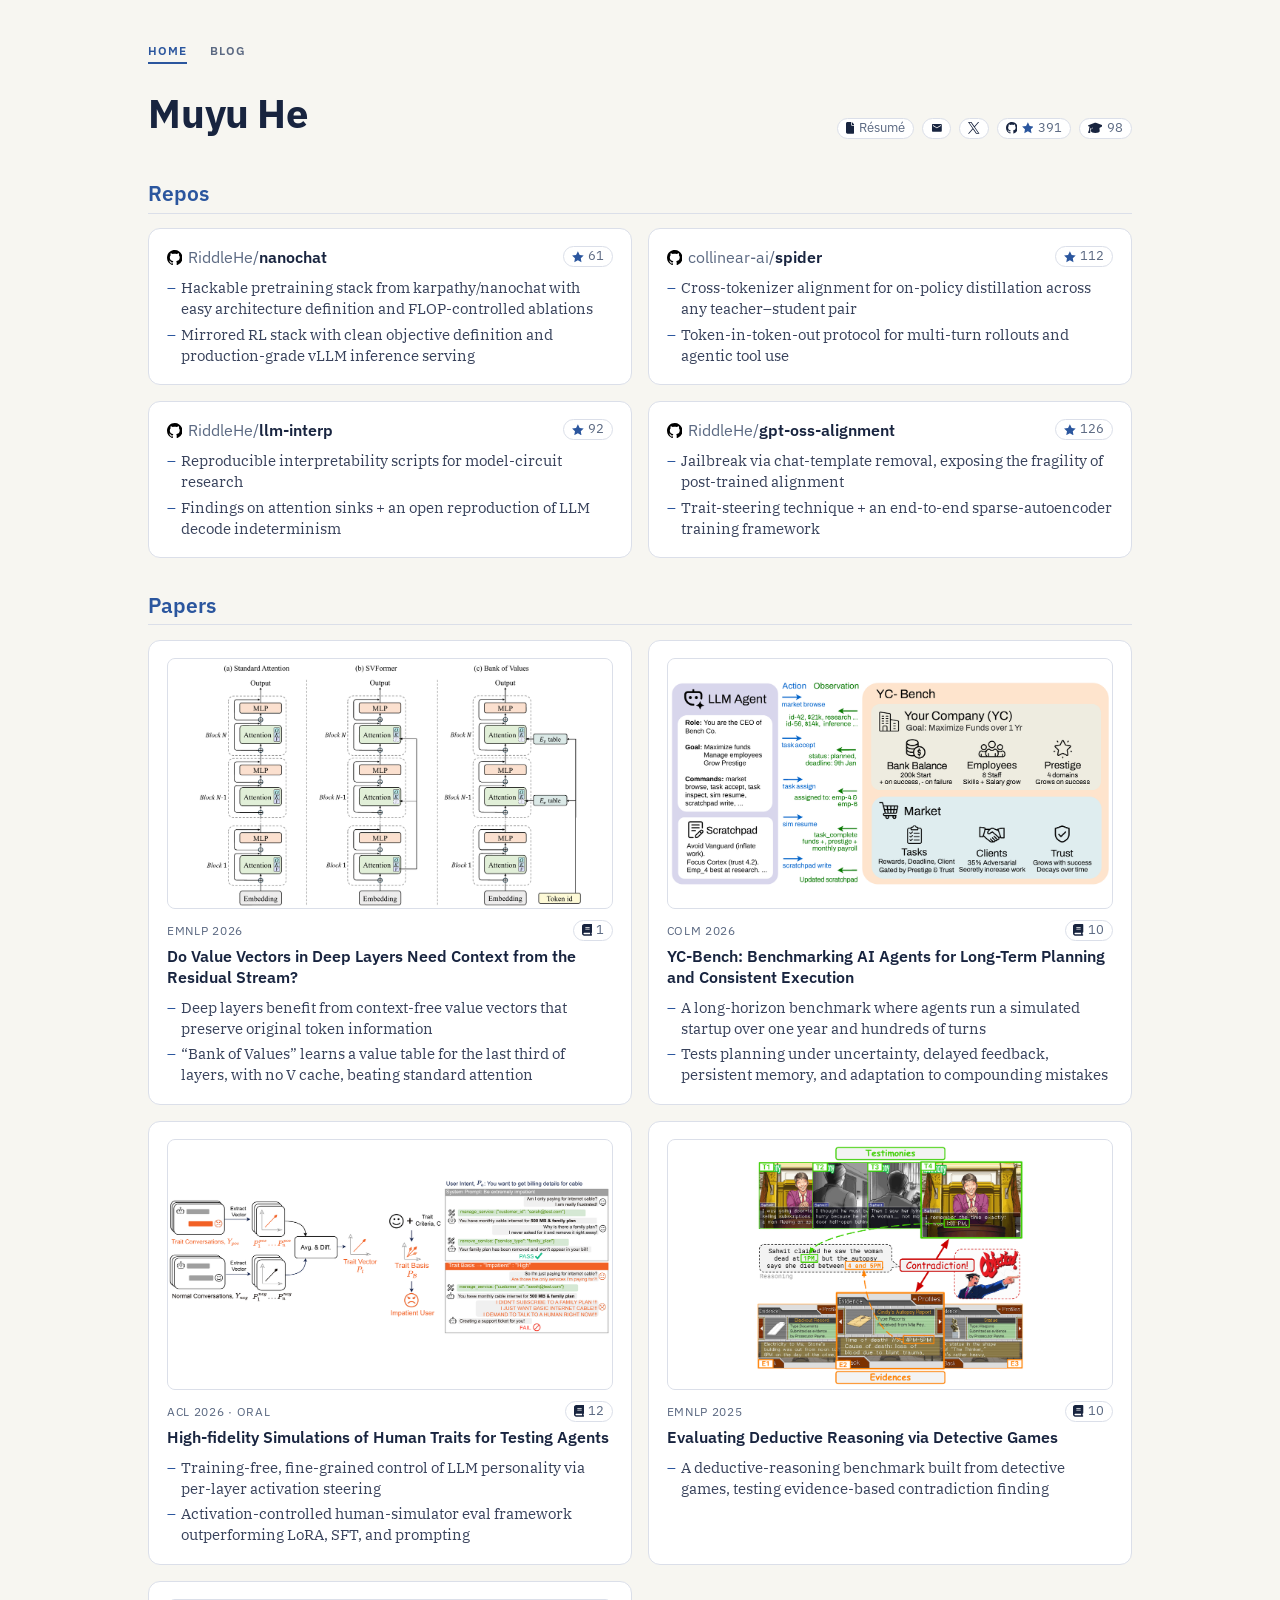
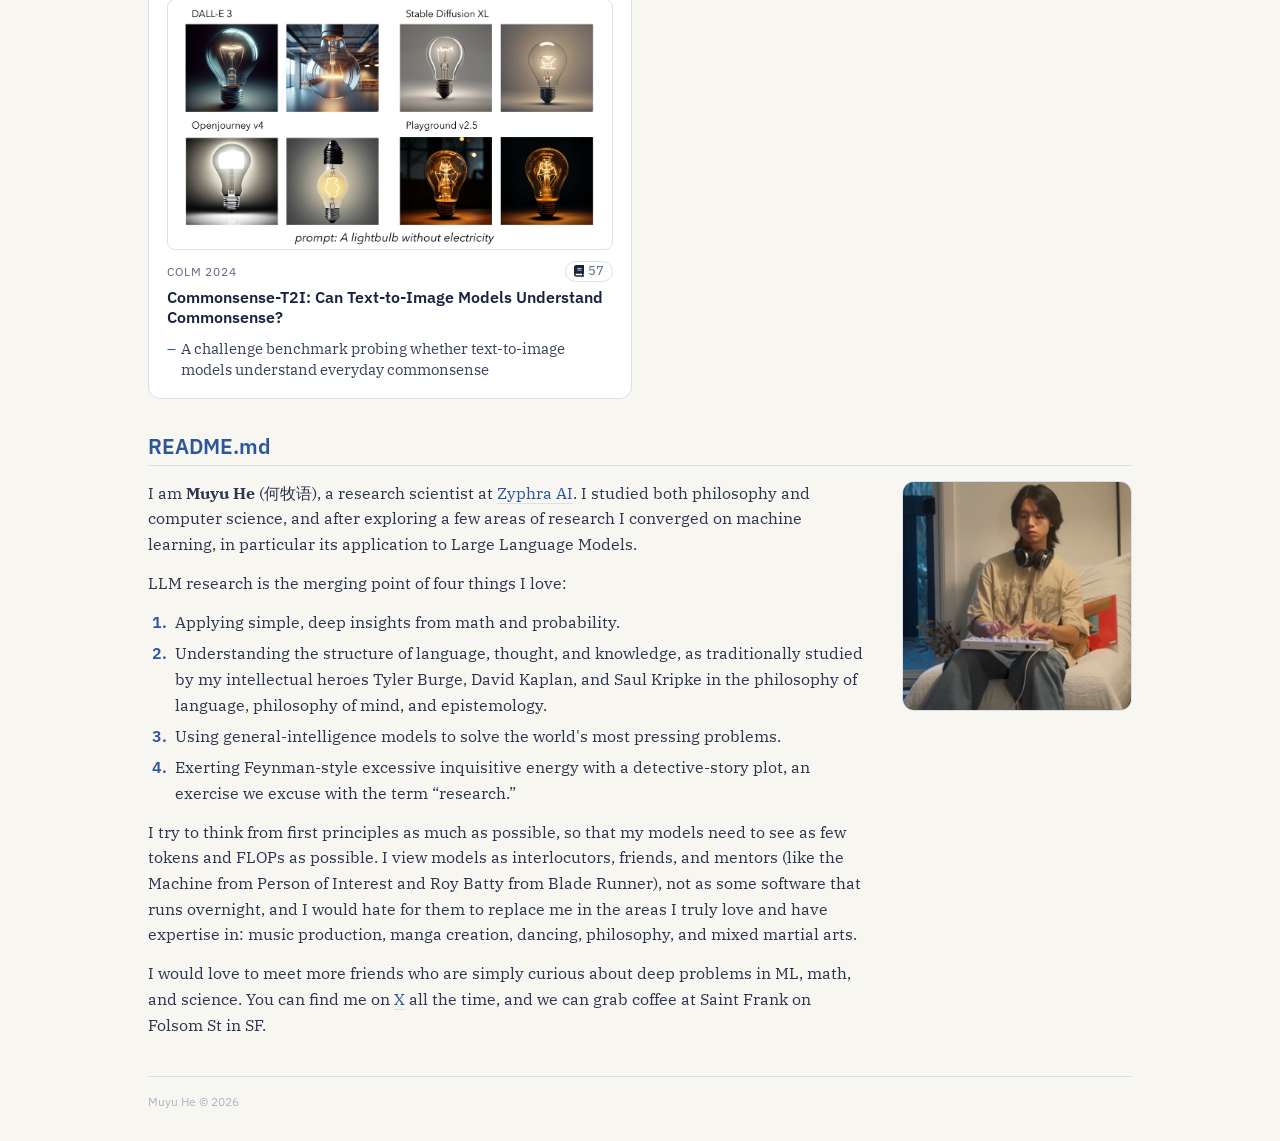
<file: index.html>
<!DOCTYPE html>
<html lang="en">
<head>
  <meta charset="utf-8" />
  <meta name="viewport" content="width=device-width, initial-scale=1" />
  <title>Muyu He</title>
  <link rel="icon" type="image/png" href="assets/avatar.png" />
  <link rel="apple-touch-icon" href="assets/avatar.png" />
  <meta name="description" content="Muyu He: research and open-source work on LLM interpretability, post-training, and reasoning." />
  <link rel="preconnect" href="https://fonts.googleapis.com" />
  <link rel="preconnect" href="https://fonts.gstatic.com" crossorigin />
  <link href="https://fonts.googleapis.com/css2?family=IBM+Plex+Sans:wght@400;500;600;700&family=IBM+Plex+Serif:ital,wght@0,400;0,500;1,400&display=swap" rel="stylesheet" />
  <link rel="stylesheet" href="style.css" />
</head>
<body>
  <main class="page">
    <nav class="topnav">
      <a href="index.html" class="active">Home</a>
      <a href="blog.html">Blog</a>
    </nav>
    <header class="masthead">
      <h1 class="name">Muyu He</h1>
      <div class="chips" id="profile-chips"></div>
    </header>

    <section class="section">
      <h2 class="section-title">Repos</h2>
      <div class="grid" id="repos"></div>
    </section>

    <section class="section">
      <h2 class="section-title">Papers</h2>
      <div class="grid" id="papers"></div>
    </section>

    <section class="section">
      <h2 class="section-title">README.md</h2>
      <div class="readme">
        <div class="about">
          <p>I am <strong>Muyu He</strong> (何牧语), a research scientist at
            <a href="https://www.zyphra.com" target="_blank" rel="noopener">Zyphra AI</a>.
            I studied both philosophy and computer science, and after exploring a few areas of
            research I converged on machine learning, in particular its application to Large
            Language Models.</p>

          <p>LLM research is the merging point of four things I love:</p>
          <ol class="loves">
            <li>Applying simple, deep insights from math and probability.</li>
            <li>Understanding the structure of language, thought, and knowledge, as traditionally
              studied by my intellectual heroes Tyler Burge, David Kaplan, and Saul Kripke in the
              philosophy of language, philosophy of mind, and epistemology.</li>
            <li>Using general-intelligence models to solve the world's most pressing problems.</li>
            <li>Exerting Feynman-style excessive inquisitive energy with a detective-story plot,
              an exercise we excuse with the term &ldquo;research.&rdquo;</li>
          </ol>

          <p>I try to think from first principles as much as possible, so that my models need to
            see as few tokens and FLOPs as possible. I view models as interlocutors, friends, and
            mentors (like the Machine from Person of Interest and Roy Batty from Blade Runner),
            not as some software that runs
            overnight, and I would hate for them to
            replace me in the areas I truly love and have expertise in: music production, manga
            creation, dancing, philosophy, and mixed martial arts.</p>

          <p>I would love to meet more friends who are simply curious about deep problems in ML,
            math, and science. You can find me on
            <a href="https://x.com/HeMuyu0327" target="_blank" rel="noopener">X</a> all the time,
            and we can grab coffee at Saint Frank on Folsom St in SF.</p>
        </div>
        <img class="portrait" src="assets/muyu_music.png" alt="Muyu He" />
      </div>
    </section>

    <footer class="footer">Muyu He &copy; 2026</footer>
  </main>

  <script src="data.js?v=20261119-metrics"></script>
  <script src="main.js"></script>
</body>
</html>
</file>
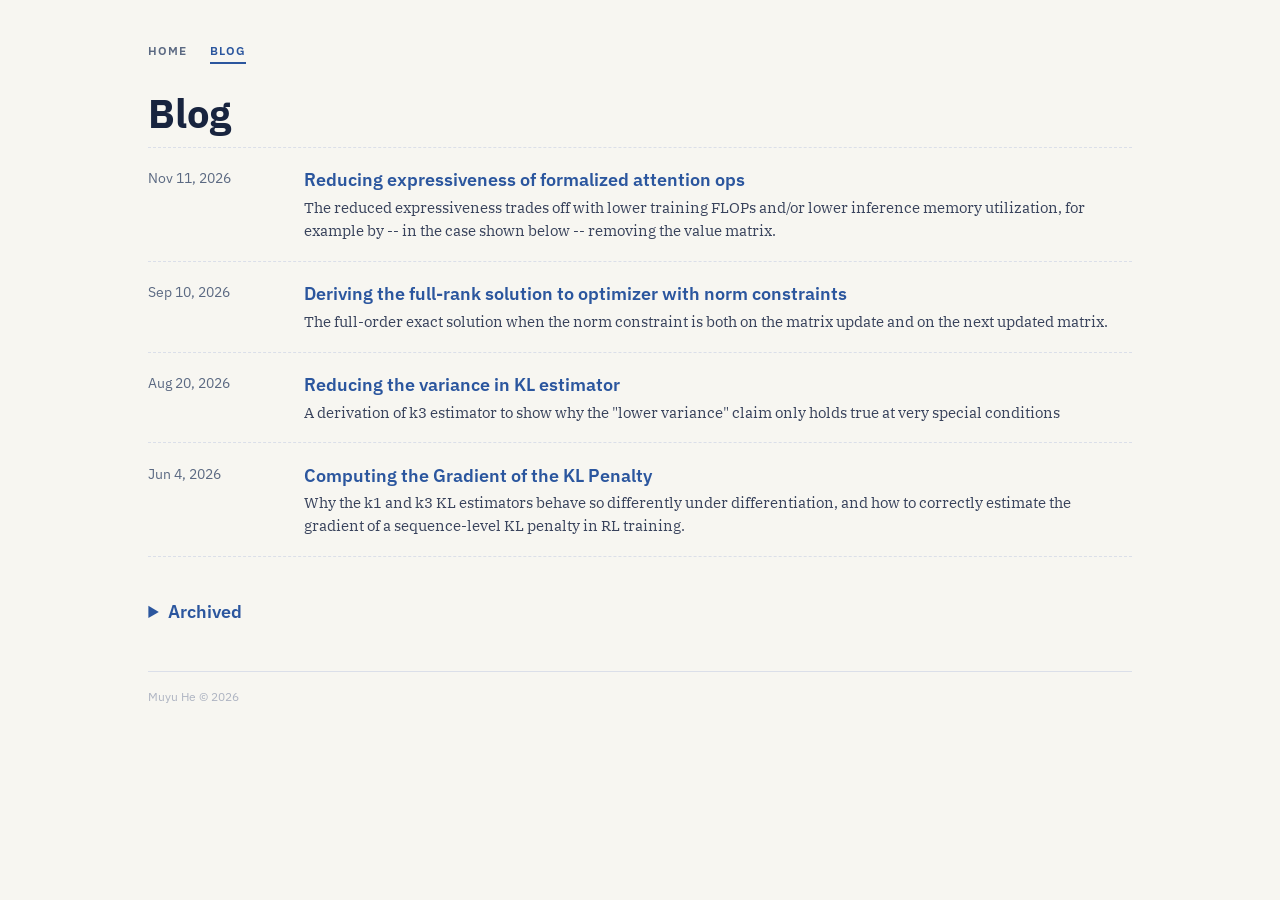
<file: blog.html>
<!DOCTYPE html>
<html lang="en">
<head>
  <meta charset="utf-8" />
  <meta name="viewport" content="width=device-width, initial-scale=1" />
  <title>Blog — Muyu He</title>
  <link rel="icon" type="image/png" href="assets/avatar.png" />
  <link rel="apple-touch-icon" href="assets/avatar.png" />
  <meta name="description" content="Muyu He's research notes on LLMs, RL, and interpretability." />
  <link rel="preconnect" href="https://fonts.googleapis.com" />
  <link rel="preconnect" href="https://fonts.gstatic.com" crossorigin />
  <link href="https://fonts.googleapis.com/css2?family=IBM+Plex+Sans:wght@400;500;600;700&family=IBM+Plex+Serif:ital,wght@0,400;0,500;1,400&display=swap" rel="stylesheet" />
  <link rel="stylesheet" href="style.css?v=20261113-archive" />
</head>
<body>
  <main class="page">
    <nav class="topnav">
      <a href="index.html">Home</a>
      <a href="blog.html" class="active">Blog</a>
    </nav>
    <header class="masthead">
      <h1 class="name">Blog</h1>
    </header>
    <div class="post-list" id="post-list"></div>

    <details class="blog-archive">
      <summary>Archived</summary>
      <div class="post-list" id="archived-post-list"></div>
    </details>

    <footer class="footer">Muyu He &copy; 2026</footer>
  </main>

  <script src="data.js?v=20261113-archive"></script>
  <script src="blog.js?v=20261113-archive"></script>
</body>
</html>
</file>
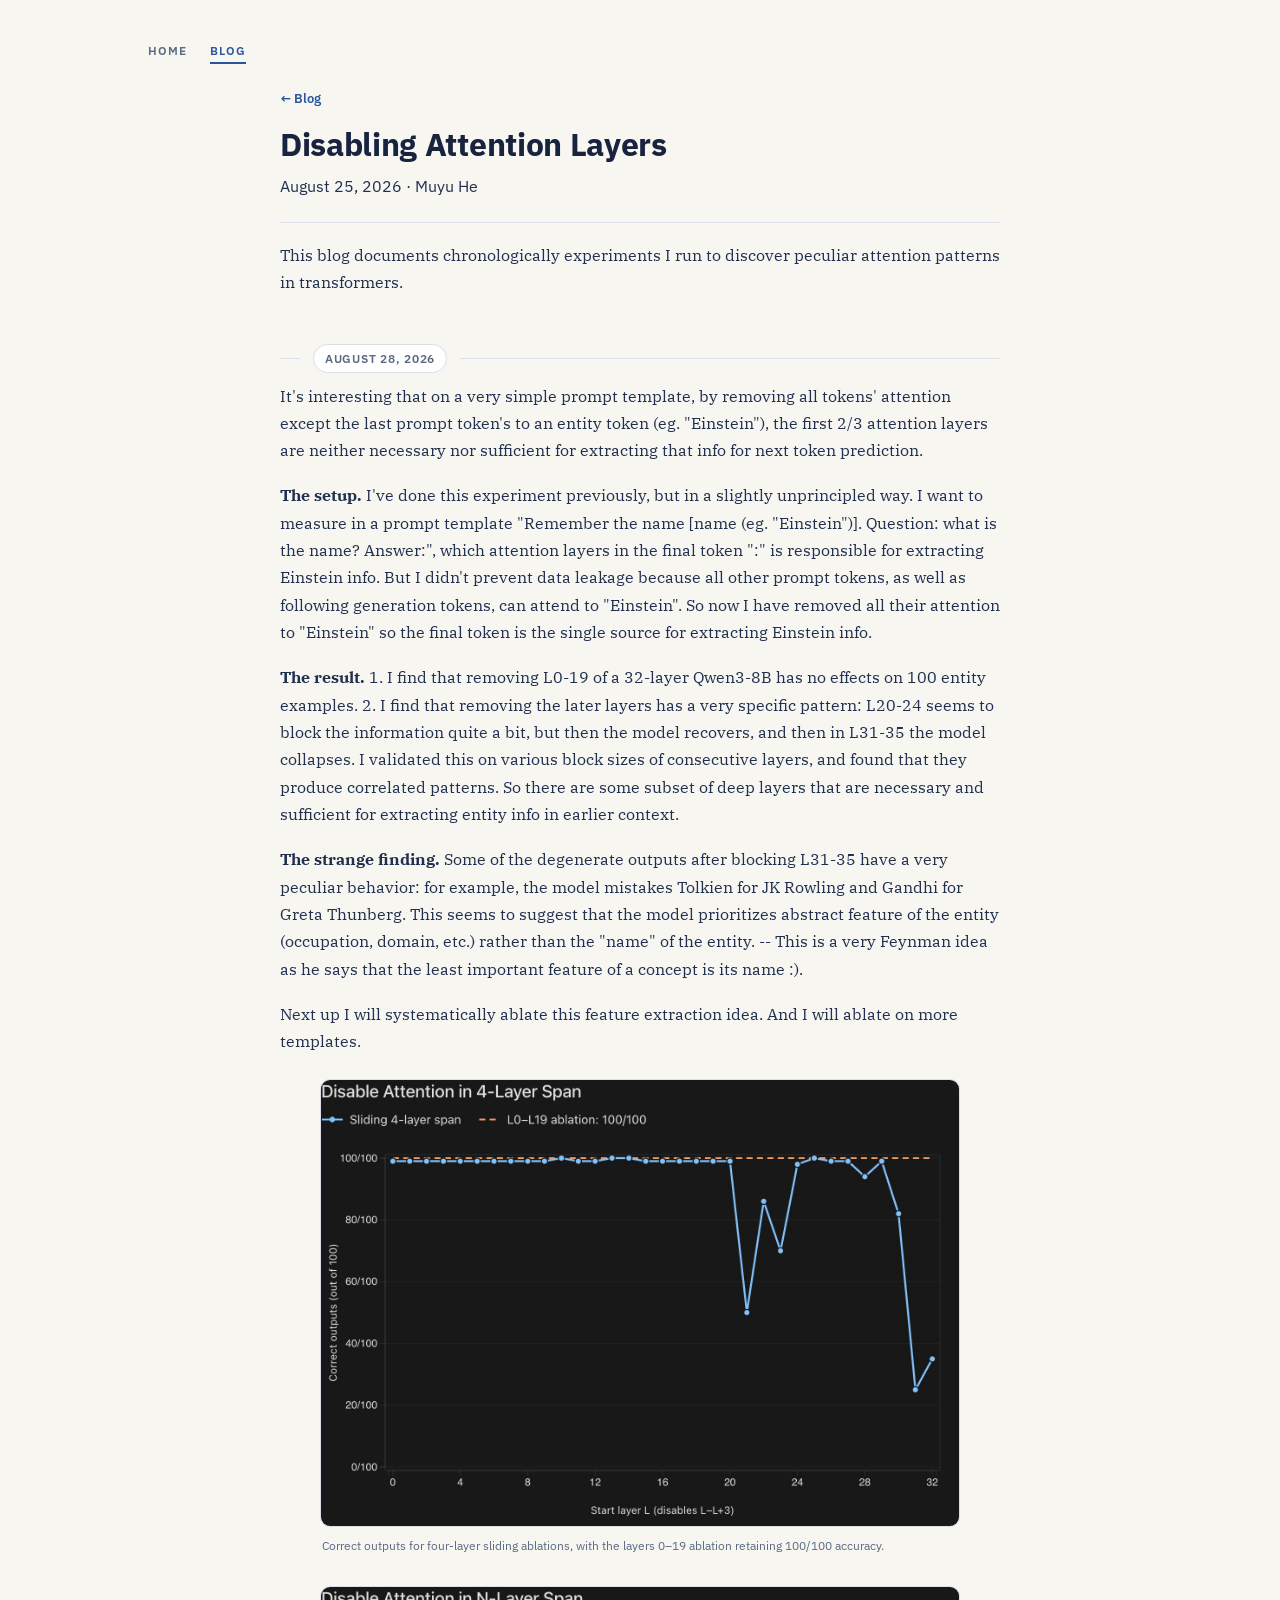
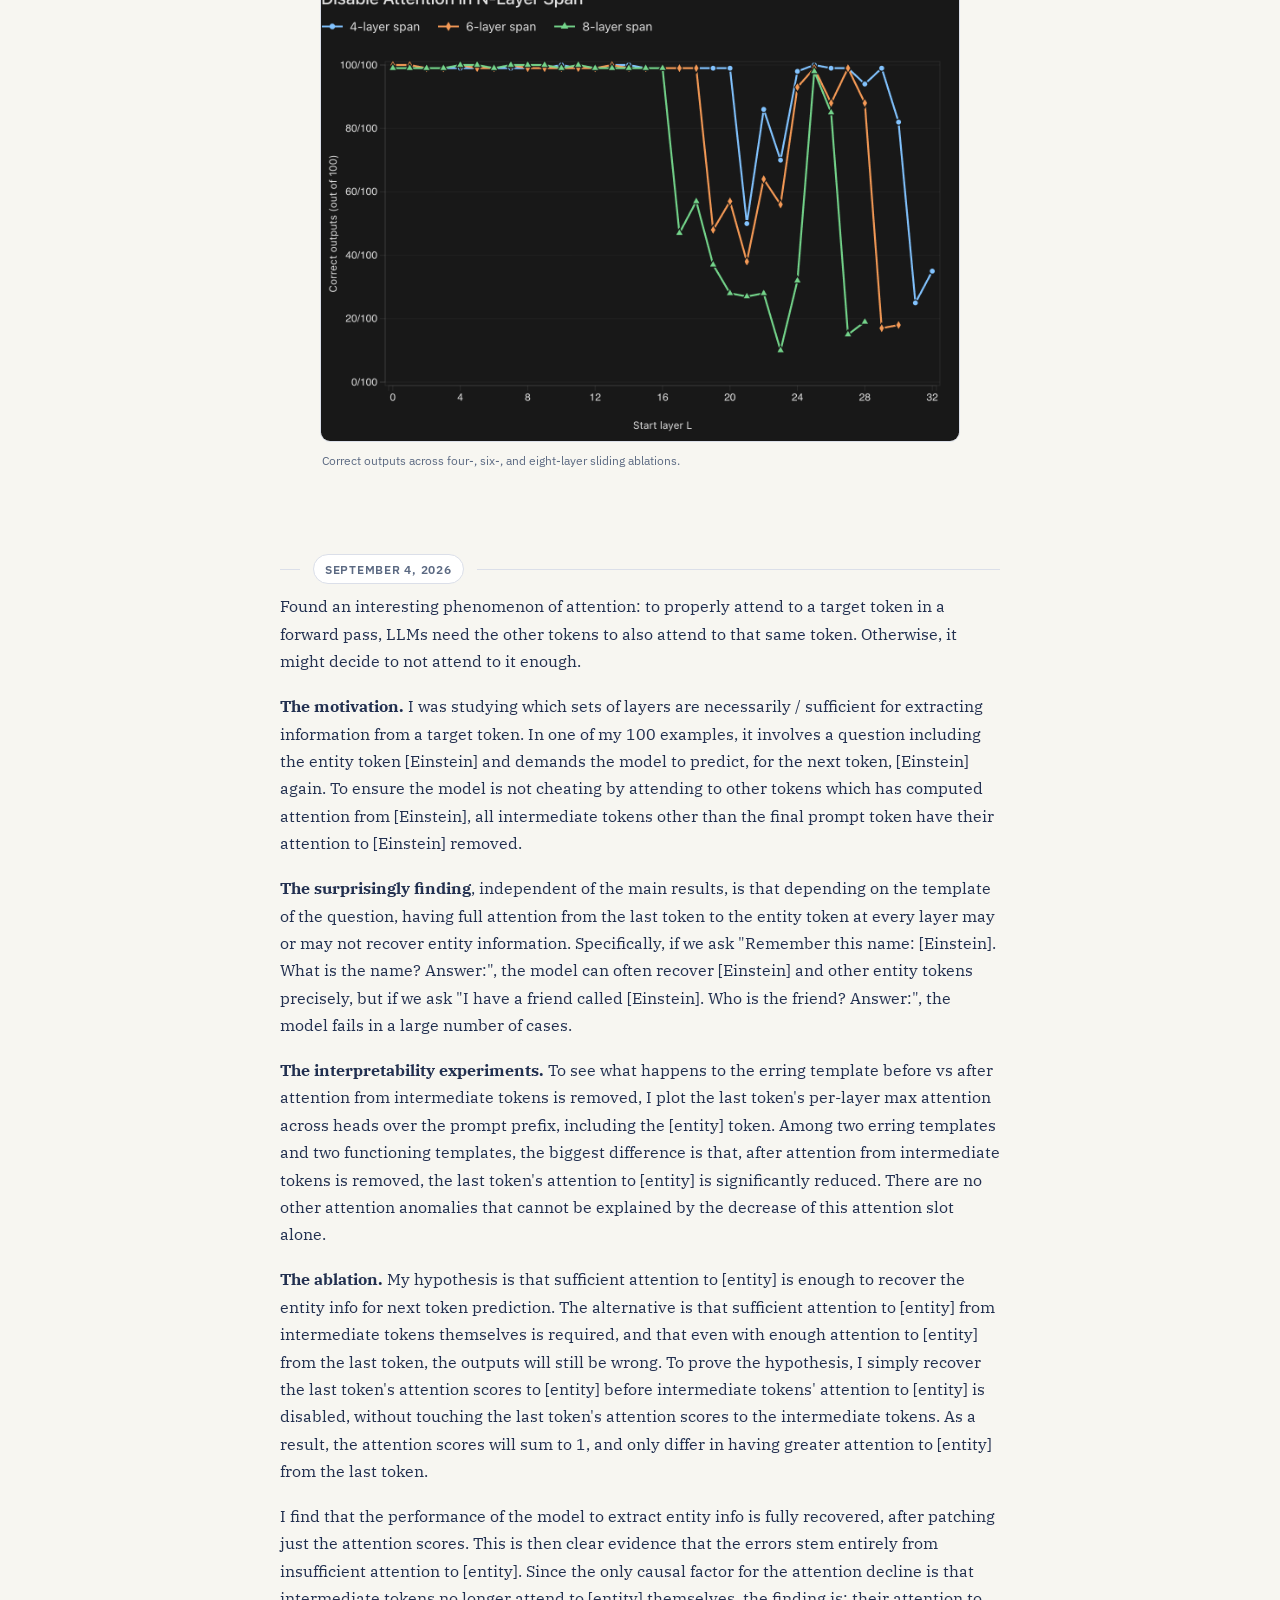
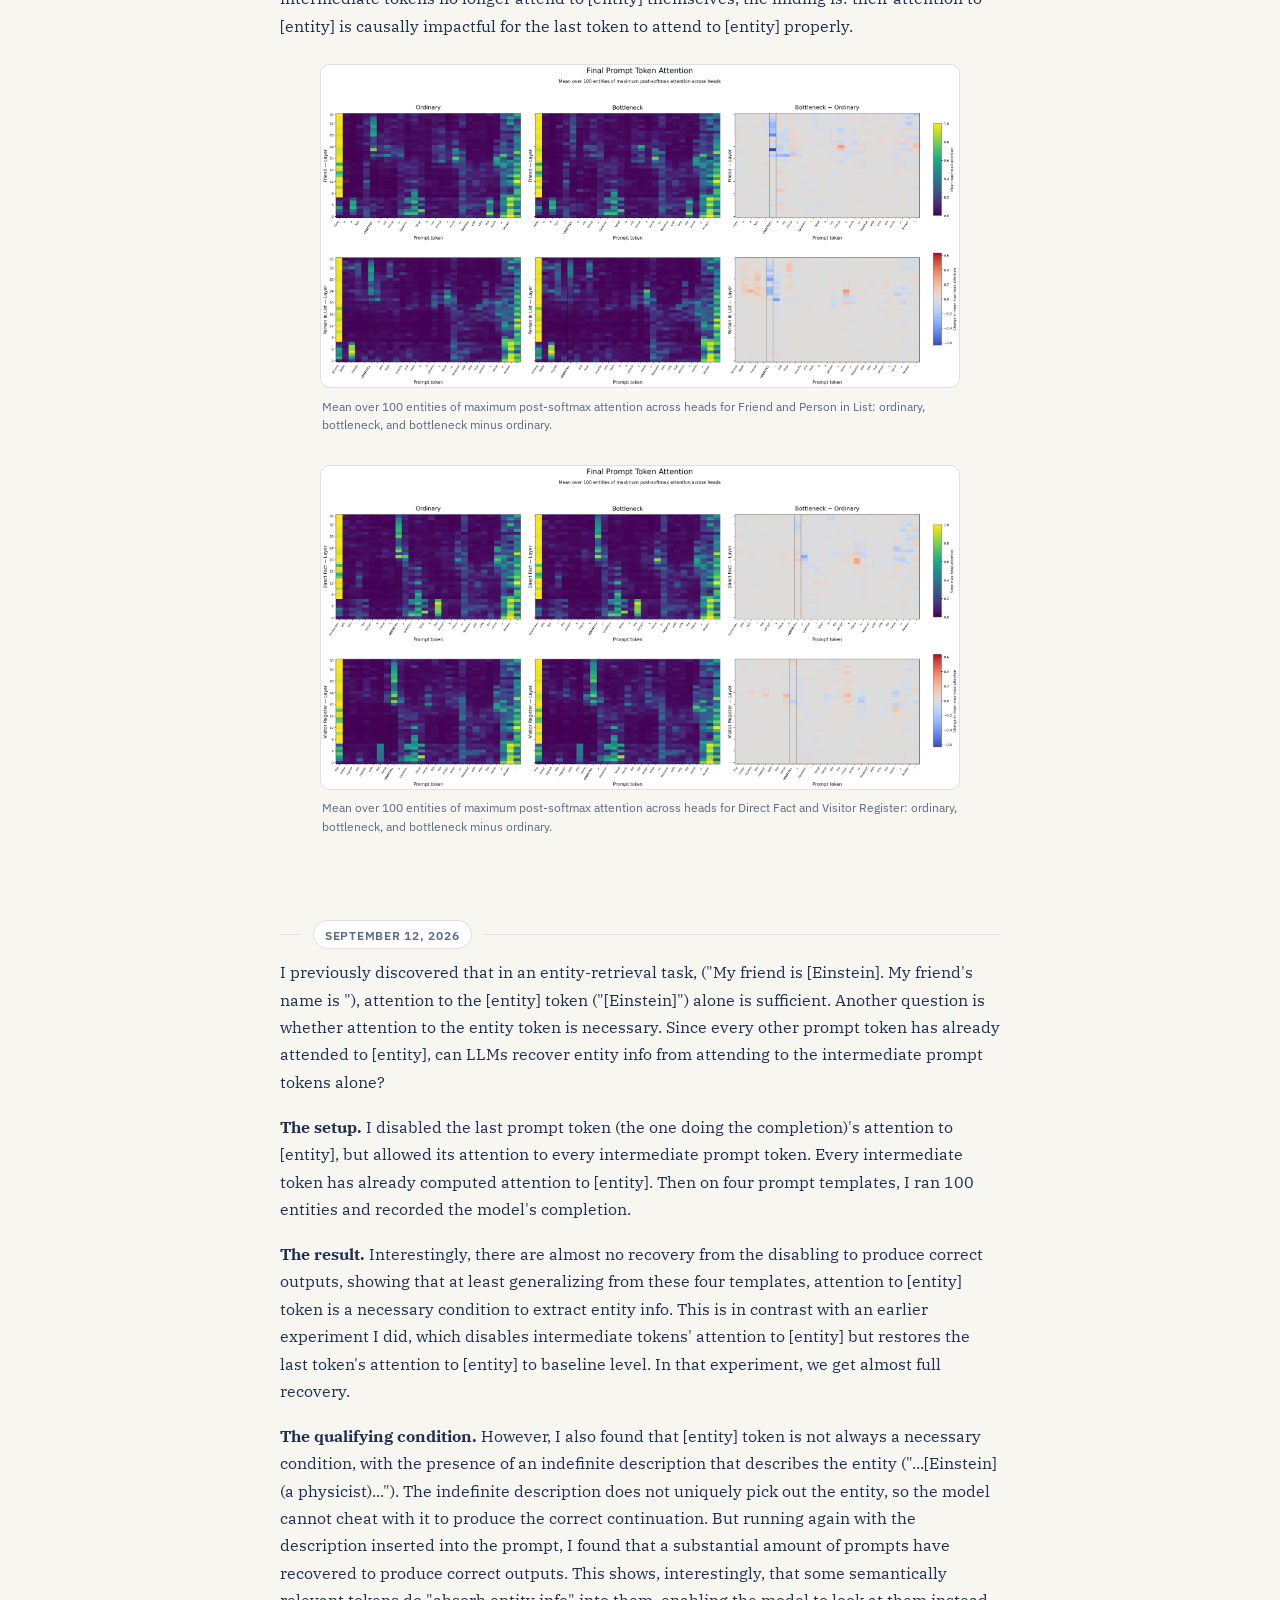
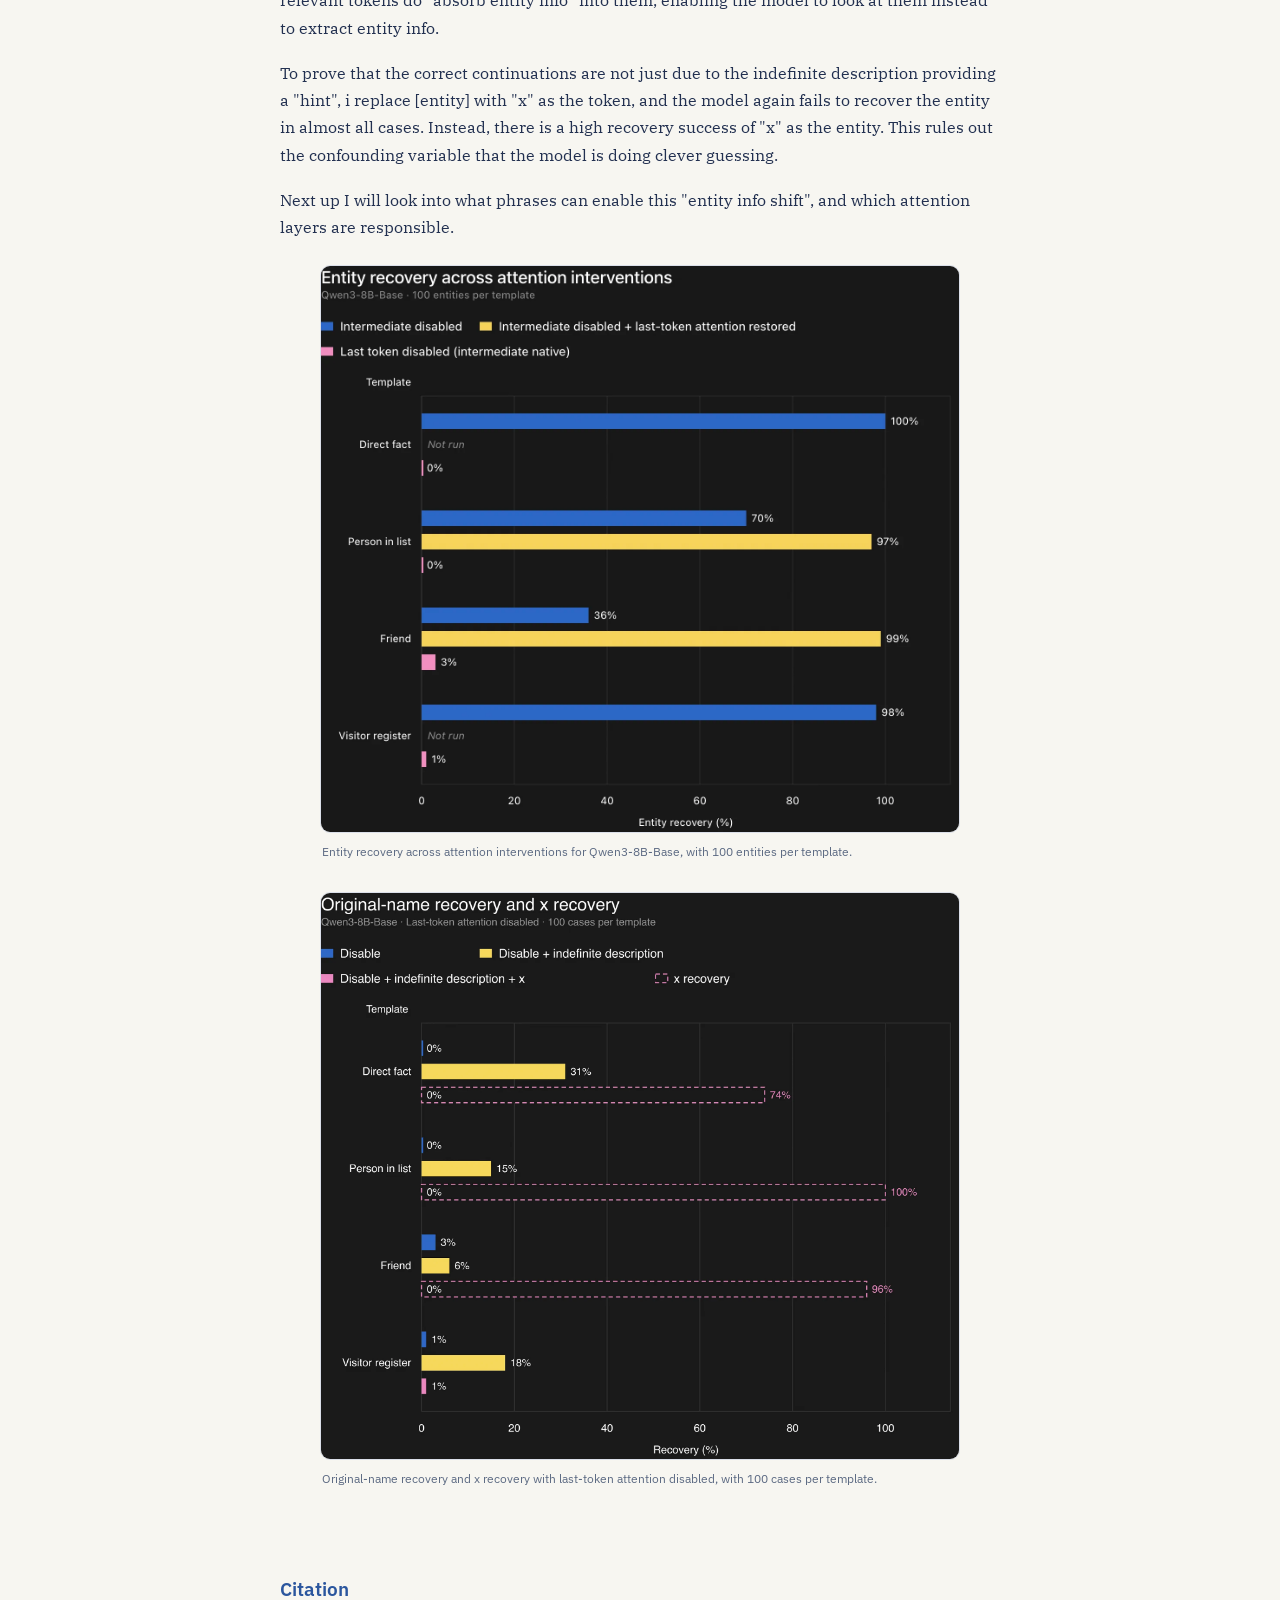
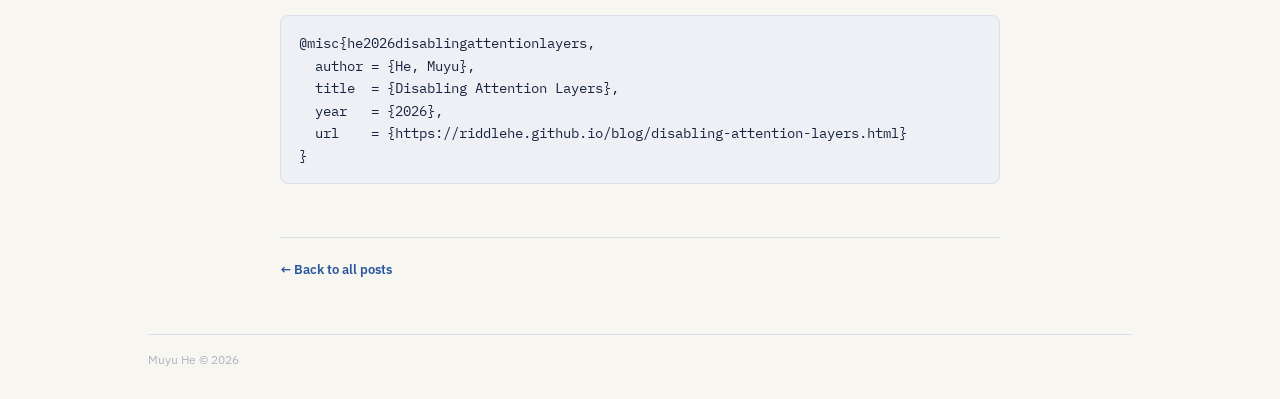
<file: blog/disabling-attention-layers.html>
<!DOCTYPE html>
<html lang="en">
<head>
  <meta charset="utf-8" />
  <meta name="viewport" content="width=device-width, initial-scale=1" />
  <title>Disabling Attention Layers — Muyu He</title>
  <link rel="icon" type="image/png" href="../assets/avatar.png" />
  <link rel="apple-touch-icon" href="../assets/avatar.png" />
  <meta name="description" content="Only a very small number of final attention layers are necessary—but not sufficient—for extracting entity information from context." />
  <link rel="preconnect" href="https://fonts.googleapis.com" />
  <link rel="preconnect" href="https://fonts.gstatic.com" crossorigin />
  <link href="https://fonts.googleapis.com/css2?family=IBM+Plex+Sans:wght@400;500;600;700&family=IBM+Plex+Serif:ital,wght@0,400;0,500;1,400&family=IBM+Plex+Mono:wght@400&display=swap" rel="stylesheet" />
  <link rel="stylesheet" href="../style.css" />
</head>
<body>
  <main class="page">
    <nav class="topnav">
      <a href="../index.html">Home</a>
      <a href="../blog.html" class="active">Blog</a>
    </nav>

    <article class="post">
      <a class="back-link" href="../blog.html">&larr; Blog</a>
      <h1 class="post-h1">Disabling Attention Layers</h1>
      <p class="post-meta">August 25, 2026 &middot; Muyu He</p>

      <p>This blog documents chronologically experiments I run to discover peculiar attention patterns in transformers.</p>

      <div class="research-log">
        <section class="research-entry" aria-labelledby="entry-2026-08-28" data-source-url="https://x.com/HeMuyu0327/status/2093536850548048257">
          <h2 class="entry-date-divider" id="entry-2026-08-28"><span>August 28, 2026</span></h2>

          <p>It's interesting that on a very simple prompt template, by removing all tokens' attention except the last prompt token's to an entity token (eg. "Einstein"), the first 2/3 attention layers are neither necessary nor sufficient for extracting that info for next token prediction.</p>

          <p><strong>The setup.</strong> I've done this experiment previously, but in a slightly unprincipled way. I want to measure in a prompt template "Remember the name [name (eg. "Einstein")]. Question: what is the name? Answer:", which attention layers in the final token ":" is responsible for extracting Einstein info. But I didn't prevent data leakage because all other prompt tokens, as well as following generation tokens, can attend to "Einstein". So now I have removed all their attention to "Einstein" so the final token is the single source for extracting Einstein info.</p>

          <p><strong>The result.</strong> 1. I find that removing L0-19 of a 32-layer Qwen3-8B has no effects on 100 entity examples. 2. I find that removing the later layers has a very specific pattern: L20-24 seems to block the information quite a bit, but then the model recovers, and then in L31-35 the model collapses. I validated this on various block sizes of consecutive layers, and found that they produce correlated patterns. So there are some subset of deep layers that are necessary and sufficient for extracting entity info in earlier context.</p>

          <p><strong>The strange finding.</strong> Some of the degenerate outputs after blocking L31-35 have a very peculiar behavior: for example, the model mistakes Tolkien for JK Rowling and Gandhi for Greta Thunberg. This seems to suggest that the model prioritizes abstract feature of the entity (occupation, domain, etc.) rather than the "name" of the entity. -- This is a very Feynman idea as he says that the least important feature of a concept is its name :).</p>

          <p>Next up I will systematically ablate this feature extraction idea. And I will ablate on more templates.</p>

          <figure class="research-figure">
            <a href="../assets/blog/disabling-attention-layers/2093536850548048257-1.jpg" target="_blank" rel="noopener">
              <img src="../assets/blog/disabling-attention-layers/2093536850548048257-1.jpg" alt="Correct entity-recall outputs by starting layer when attention is disabled in a sliding four-layer span, compared with disabling layers 0–19." width="640" loading="lazy" decoding="async" />
            </a>
            <figcaption>Correct outputs for four-layer sliding ablations, with the layers 0–19 ablation retaining 100/100 accuracy.</figcaption>
          </figure>

          <figure class="research-figure">
            <a href="../assets/blog/disabling-attention-layers/2093536850548048257-2.png" target="_blank" rel="noopener">
              <img src="../assets/blog/disabling-attention-layers/2093536850548048257-2.png" alt="Correct entity-recall outputs by starting layer for sliding attention ablations spanning four, six, or eight layers." width="640" loading="lazy" decoding="async" />
            </a>
            <figcaption>Correct outputs across four-, six-, and eight-layer sliding ablations.</figcaption>
          </figure>
        </section>

        <section class="research-entry" aria-labelledby="entry-2026-09-04" data-source-url="https://x.com/HeMuyu0327/status/2096047252976607382">
          <h2 class="entry-date-divider" id="entry-2026-09-04"><span>September 4, 2026</span></h2>

          <p>Found an interesting phenomenon of attention: to properly attend to a target token in a forward pass, LLMs need the other tokens to also attend to that same token. Otherwise, it might decide to not attend to it enough.</p>

          <p><strong>The motivation.</strong> I was studying which sets of layers are necessarily / sufficient for extracting information from a target token. In one of my 100 examples, it involves a question including the entity token [Einstein] and demands the model to predict, for the next token, [Einstein] again. To ensure the model is not cheating by attending to other tokens which has computed attention from [Einstein], all intermediate tokens other than the final prompt token have their attention to [Einstein] removed.</p>

          <p><strong>The surprisingly finding</strong>, independent of the main results, is that depending on the template of the question, having full attention from the last token to the entity token at every layer may or may not recover entity information. Specifically, if we ask "Remember this name: [Einstein]. What is the name? Answer:", the model can often recover [Einstein] and other entity tokens precisely, but if we ask "I have a friend called [Einstein]. Who is the friend? Answer:", the model fails in a large number of cases.</p>

          <p><strong>The interpretability experiments.</strong> To see what happens to the erring template before vs after attention from intermediate tokens is removed, I plot the last token's per-layer max attention across heads over the prompt prefix, including the [entity] token. Among two erring templates and two functioning templates, the biggest difference is that, after attention from intermediate tokens is removed, the last token's attention to [entity] is significantly reduced. There are no other attention anomalies that cannot be explained by the decrease of this attention slot alone.</p>

          <p><strong>The ablation.</strong> My hypothesis is that sufficient attention to [entity] is enough to recover the entity info for next token prediction. The alternative is that sufficient attention to [entity] from intermediate tokens themselves is required, and that even with enough attention to [entity] from the last token, the outputs will still be wrong. To prove the hypothesis, I simply recover the last token's attention scores to [entity] before intermediate tokens' attention to [entity] is disabled, without touching the last token's attention scores to the intermediate tokens. As a result, the attention scores will sum to 1, and only differ in having greater attention to [entity] from the last token.</p>

          <p>I find that the performance of the model to extract entity info is fully recovered, after patching just the attention scores. This is then clear evidence that the errors stem entirely from insufficient attention to [entity]. Since the only causal factor for the attention decline is that intermediate tokens no longer attend to [entity] themselves, the finding is: their attention to [entity] is causally impactful for the last token to attend to [entity] properly.</p>

          <figure class="research-figure">
            <a href="../assets/blog/disabling-attention-layers/2096047252976607382-1.jpg" target="_blank" rel="noopener">
              <img src="../assets/blog/disabling-attention-layers/2096047252976607382-1.jpg" alt="Final prompt-token attention heatmaps for Friend and Person in List under ordinary and bottleneck conditions, plus their differences." width="640" loading="lazy" decoding="async" />
            </a>
            <figcaption>Mean over 100 entities of maximum post-softmax attention across heads for Friend and Person in List: ordinary, bottleneck, and bottleneck minus ordinary.</figcaption>
          </figure>

          <figure class="research-figure">
            <a href="../assets/blog/disabling-attention-layers/2096047252976607382-2.jpg" target="_blank" rel="noopener">
              <img src="../assets/blog/disabling-attention-layers/2096047252976607382-2.jpg" alt="Final prompt-token attention heatmaps for Direct Fact and Visitor Register under ordinary and bottleneck conditions, plus their differences." width="640" loading="lazy" decoding="async" />
            </a>
            <figcaption>Mean over 100 entities of maximum post-softmax attention across heads for Direct Fact and Visitor Register: ordinary, bottleneck, and bottleneck minus ordinary.</figcaption>
          </figure>
        </section>

        <section class="research-entry" aria-labelledby="entry-2026-09-12" data-source-url="https://x.com/HeMuyu0327/status/2098854272788271231">
          <h2 class="entry-date-divider" id="entry-2026-09-12"><span>September 12, 2026</span></h2>

          <p>I previously discovered that in an entity-retrieval task, ("My friend is [Einstein]. My friend's name is "), attention to the [entity] token ("[Einstein]") alone is sufficient. Another question is whether attention to the entity token is necessary. Since every other prompt token has already attended to [entity], can LLMs recover entity info from attending to the intermediate prompt tokens alone?</p>

          <p><strong>The setup.</strong> I disabled the last prompt token (the one doing the completion)'s attention to [entity], but allowed its attention to every intermediate prompt token. Every intermediate token has already computed attention to [entity]. Then on four prompt templates, I ran 100 entities and recorded the model's completion.</p>

          <p><strong>The result.</strong> Interestingly, there are almost no recovery from the disabling to produce correct outputs, showing that at least generalizing from these four templates, attention to [entity] token is a necessary condition to extract entity info. This is in contrast with an earlier experiment I did, which disables intermediate tokens' attention to [entity] but restores the last token's attention to [entity] to baseline level. In that experiment, we get almost full recovery.</p>

          <p><strong>The qualifying condition.</strong> However, I also found that [entity] token is not always a necessary condition, with the presence of an indefinite description that describes the entity ("...[Einstein] (a physicist)..."). The indefinite description does not uniquely pick out the entity, so the model cannot cheat with it to produce the correct continuation. But running again with the description inserted into the prompt, I found that a substantial amount of prompts have recovered to produce correct outputs. This shows, interestingly, that some semantically relevant tokens do "absorb entity info" into them, enabling the model to look at them instead to extract entity info.</p>

          <p>To prove that the correct continuations are not just due to the indefinite description providing a "hint", i replace [entity] with "x" as the token, and the model again fails to recover the entity in almost all cases. Instead, there is a high recovery success of "x" as the entity. This rules out the confounding variable that the model is doing clever guessing.</p>

          <p>Next up I will look into what phrases can enable this "entity info shift", and which attention layers are responsible.</p>

          <figure class="research-figure">
            <a href="../assets/blog/disabling-attention-layers/2098854272788271231-1.webp" target="_blank" rel="noopener">
              <img src="../assets/blog/disabling-attention-layers/2098854272788271231-1.webp" alt="Entity recovery across four prompt templates with intermediate attention disabled, last-token attention restored, or last-token attention disabled while intermediate attention remains native." width="640" loading="lazy" decoding="async" />
            </a>
            <figcaption>Entity recovery across attention interventions for Qwen3-8B-Base, with 100 entities per template.</figcaption>
          </figure>

          <figure class="research-figure">
            <a href="../assets/blog/disabling-attention-layers/2098854272788271231-2.webp" target="_blank" rel="noopener">
              <img src="../assets/blog/disabling-attention-layers/2098854272788271231-2.webp" alt="Original-name recovery and x recovery across four prompt templates with last-token attention disabled, comparing indefinite descriptions and replacement of the entity with x." width="640" loading="lazy" decoding="async" />
            </a>
            <figcaption>Original-name recovery and x recovery with last-token attention disabled, with 100 cases per template.</figcaption>
          </figure>
        </section>
      </div>

      <h2 class="citation-heading">Citation</h2>
      <pre><code>@misc{he2026disablingattentionlayers,
  author = {He, Muyu},
  title  = {Disabling Attention Layers},
  year   = {2026},
  url    = {https://riddlehe.github.io/blog/disabling-attention-layers.html}
}</code></pre>

      <a class="back-link post-footer-link" href="../blog.html">&larr; Back to all posts</a>
    </article>

    <footer class="footer">Muyu He &copy; 2026</footer>
  </main>
</body>
</html>
</file>
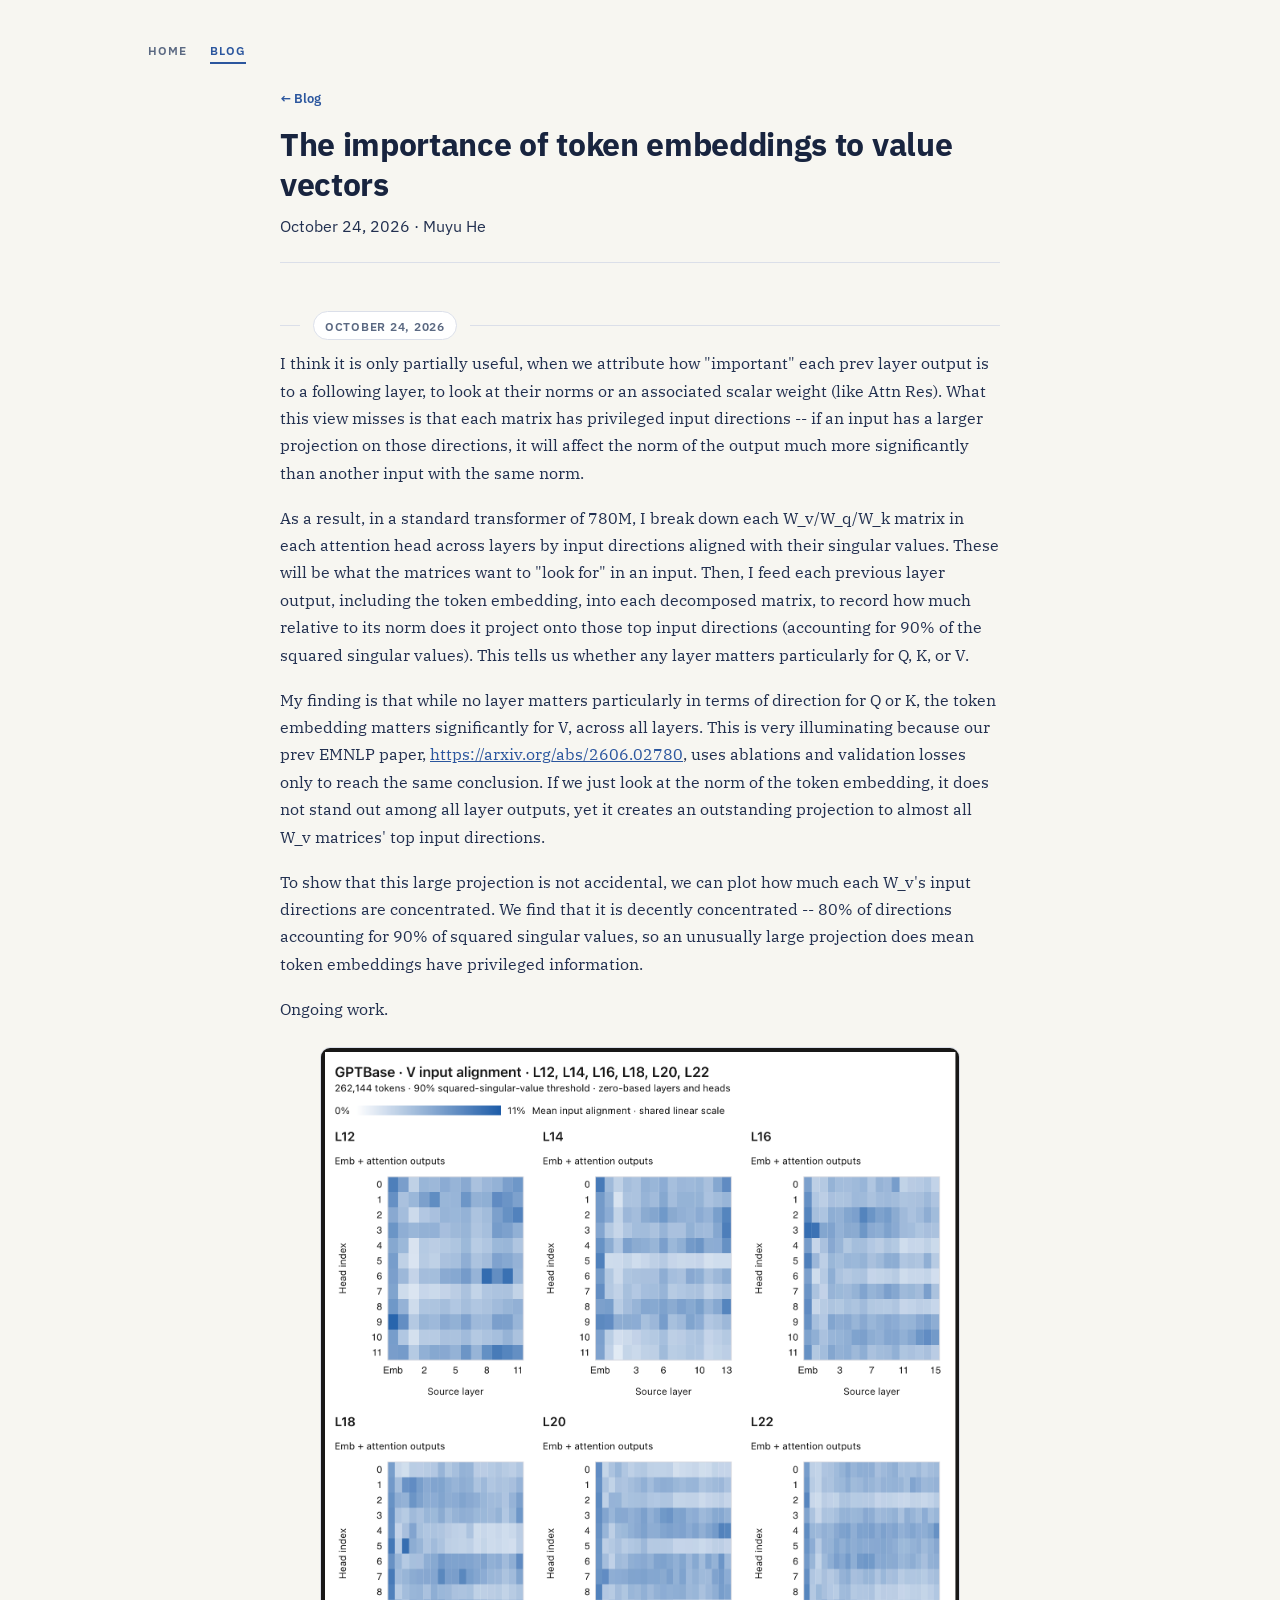
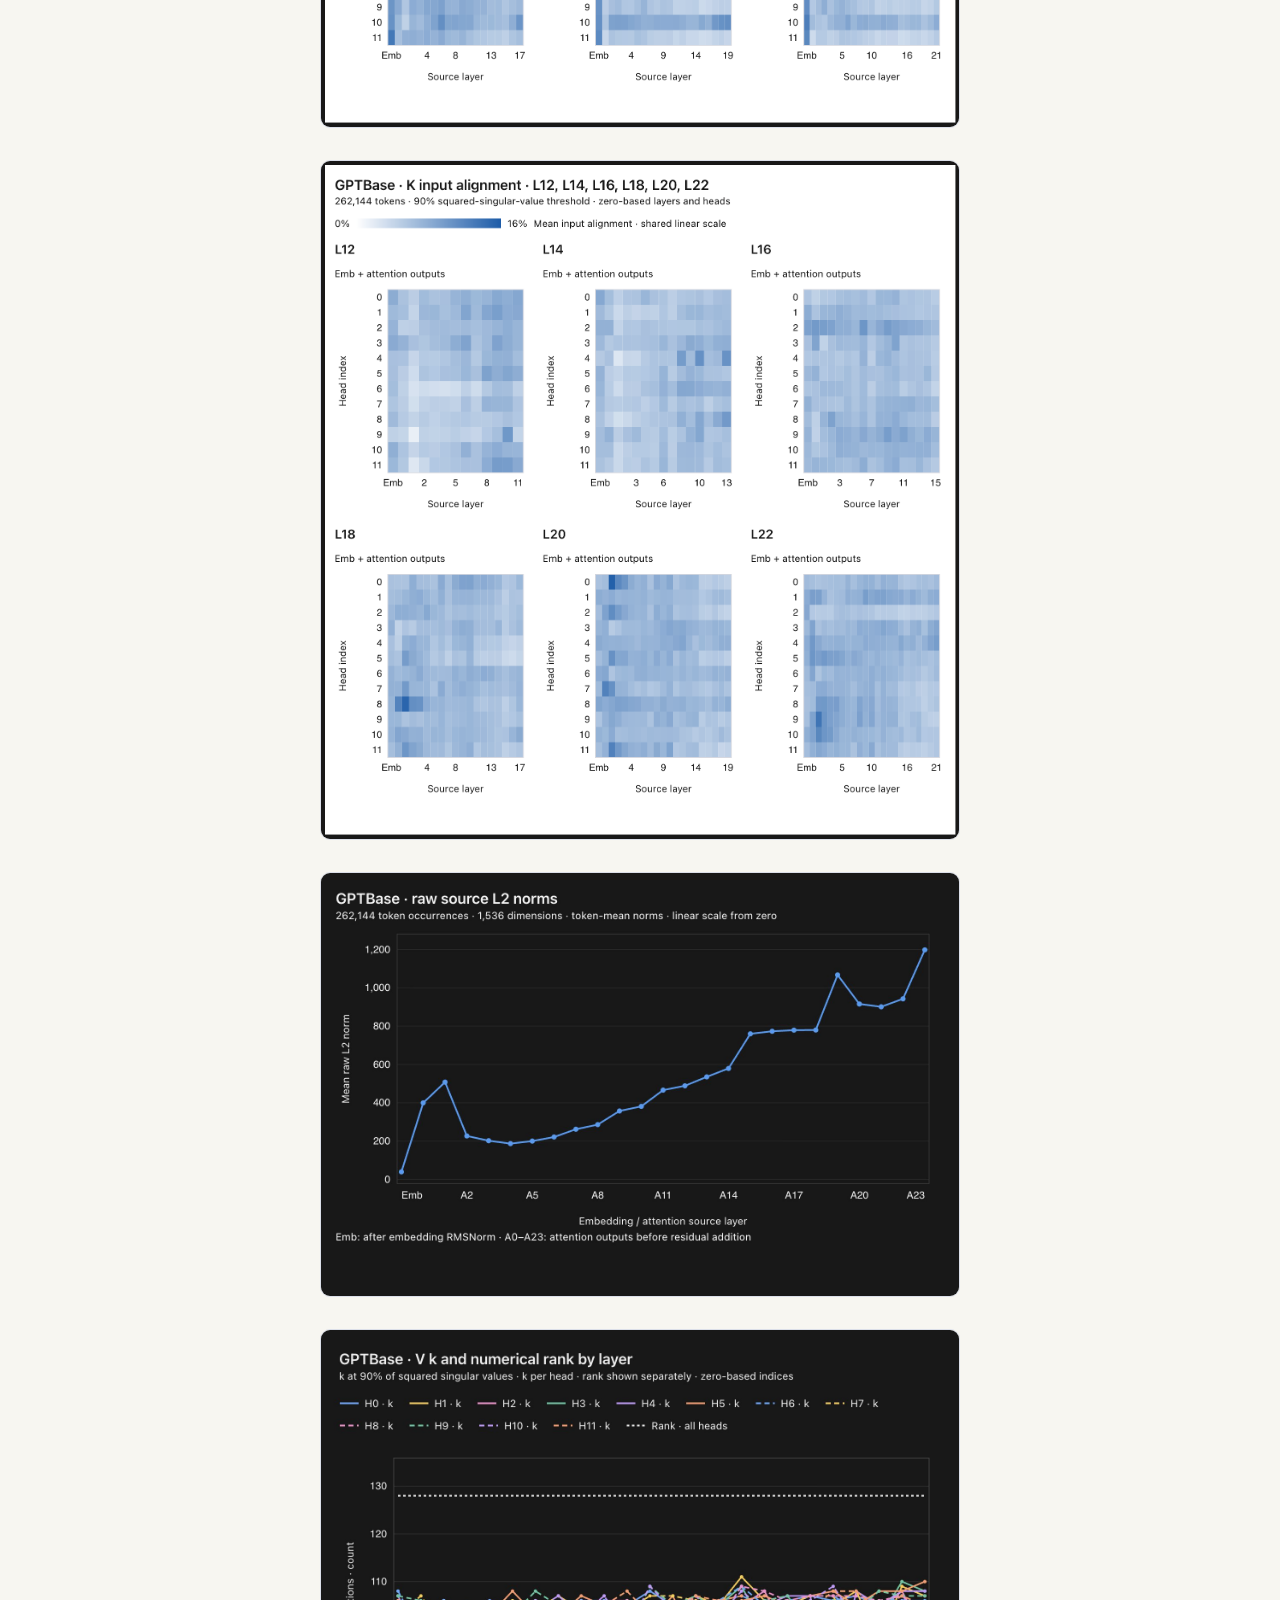
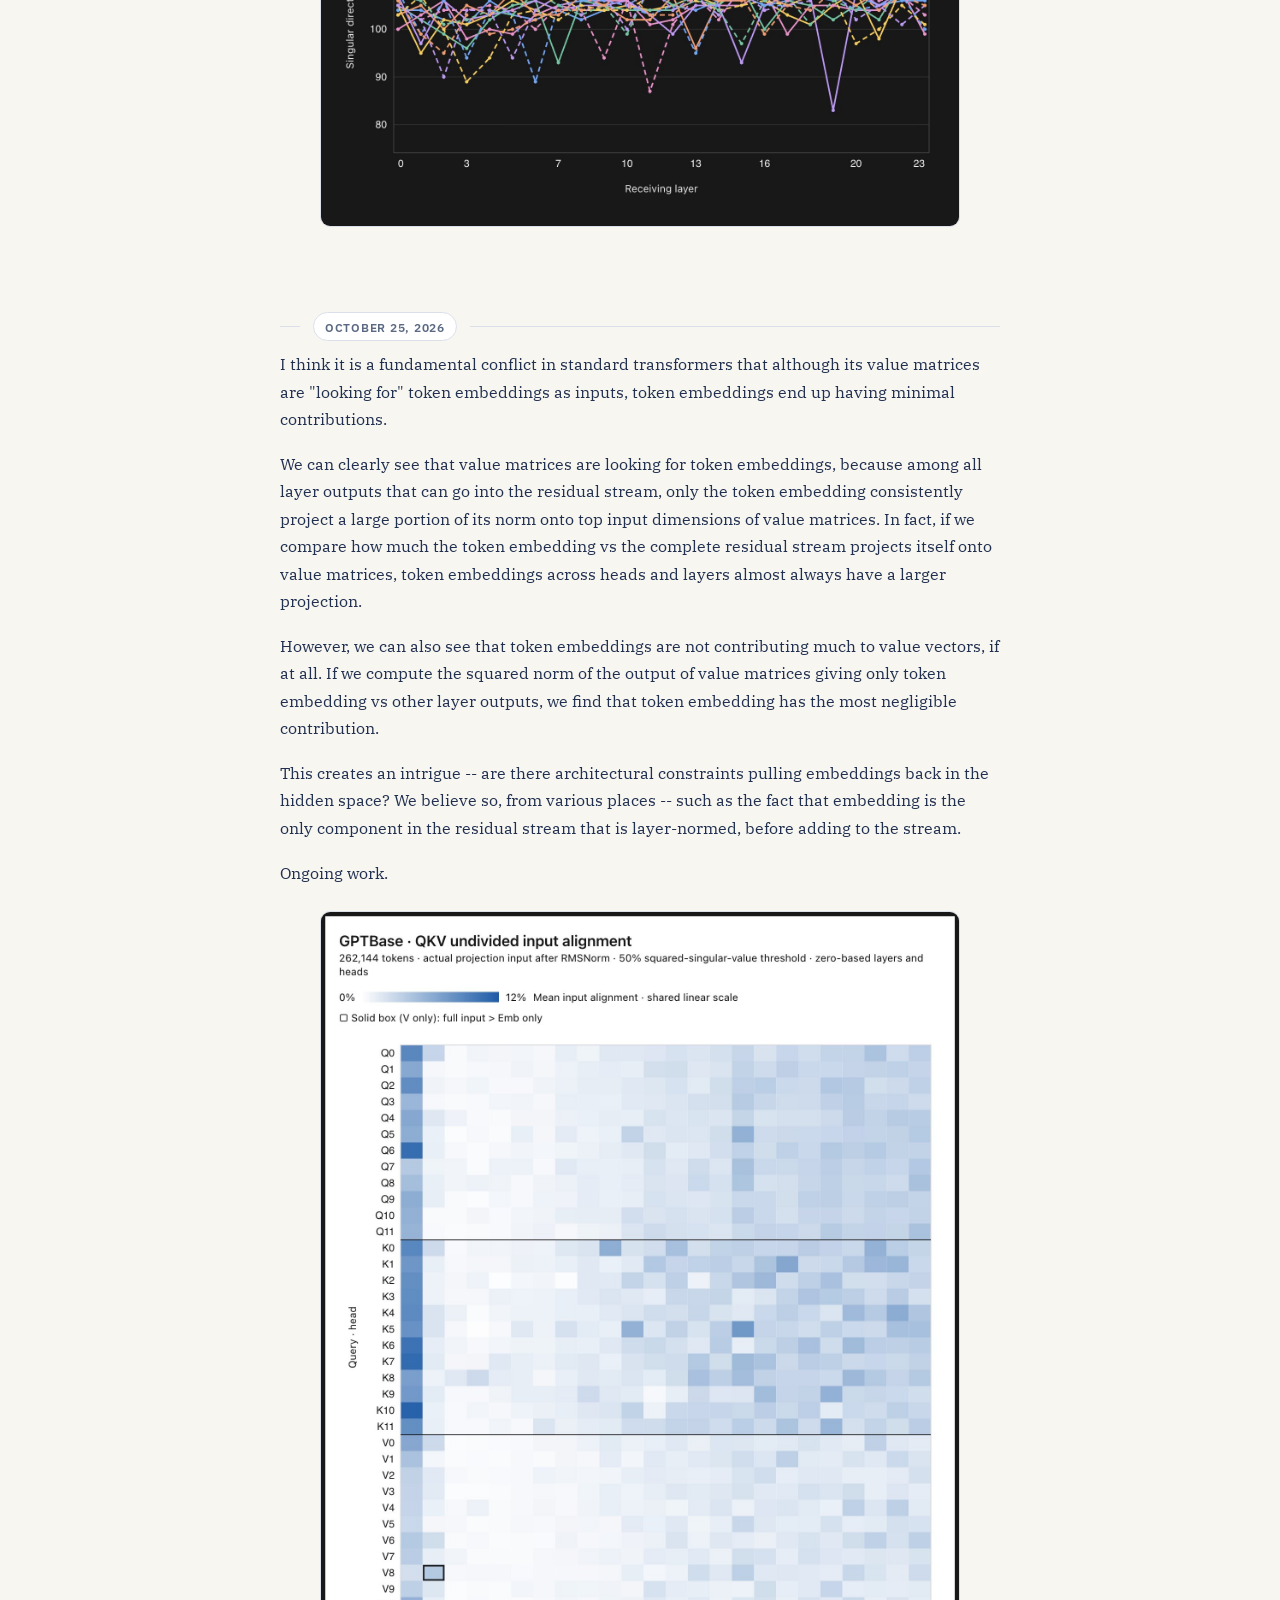
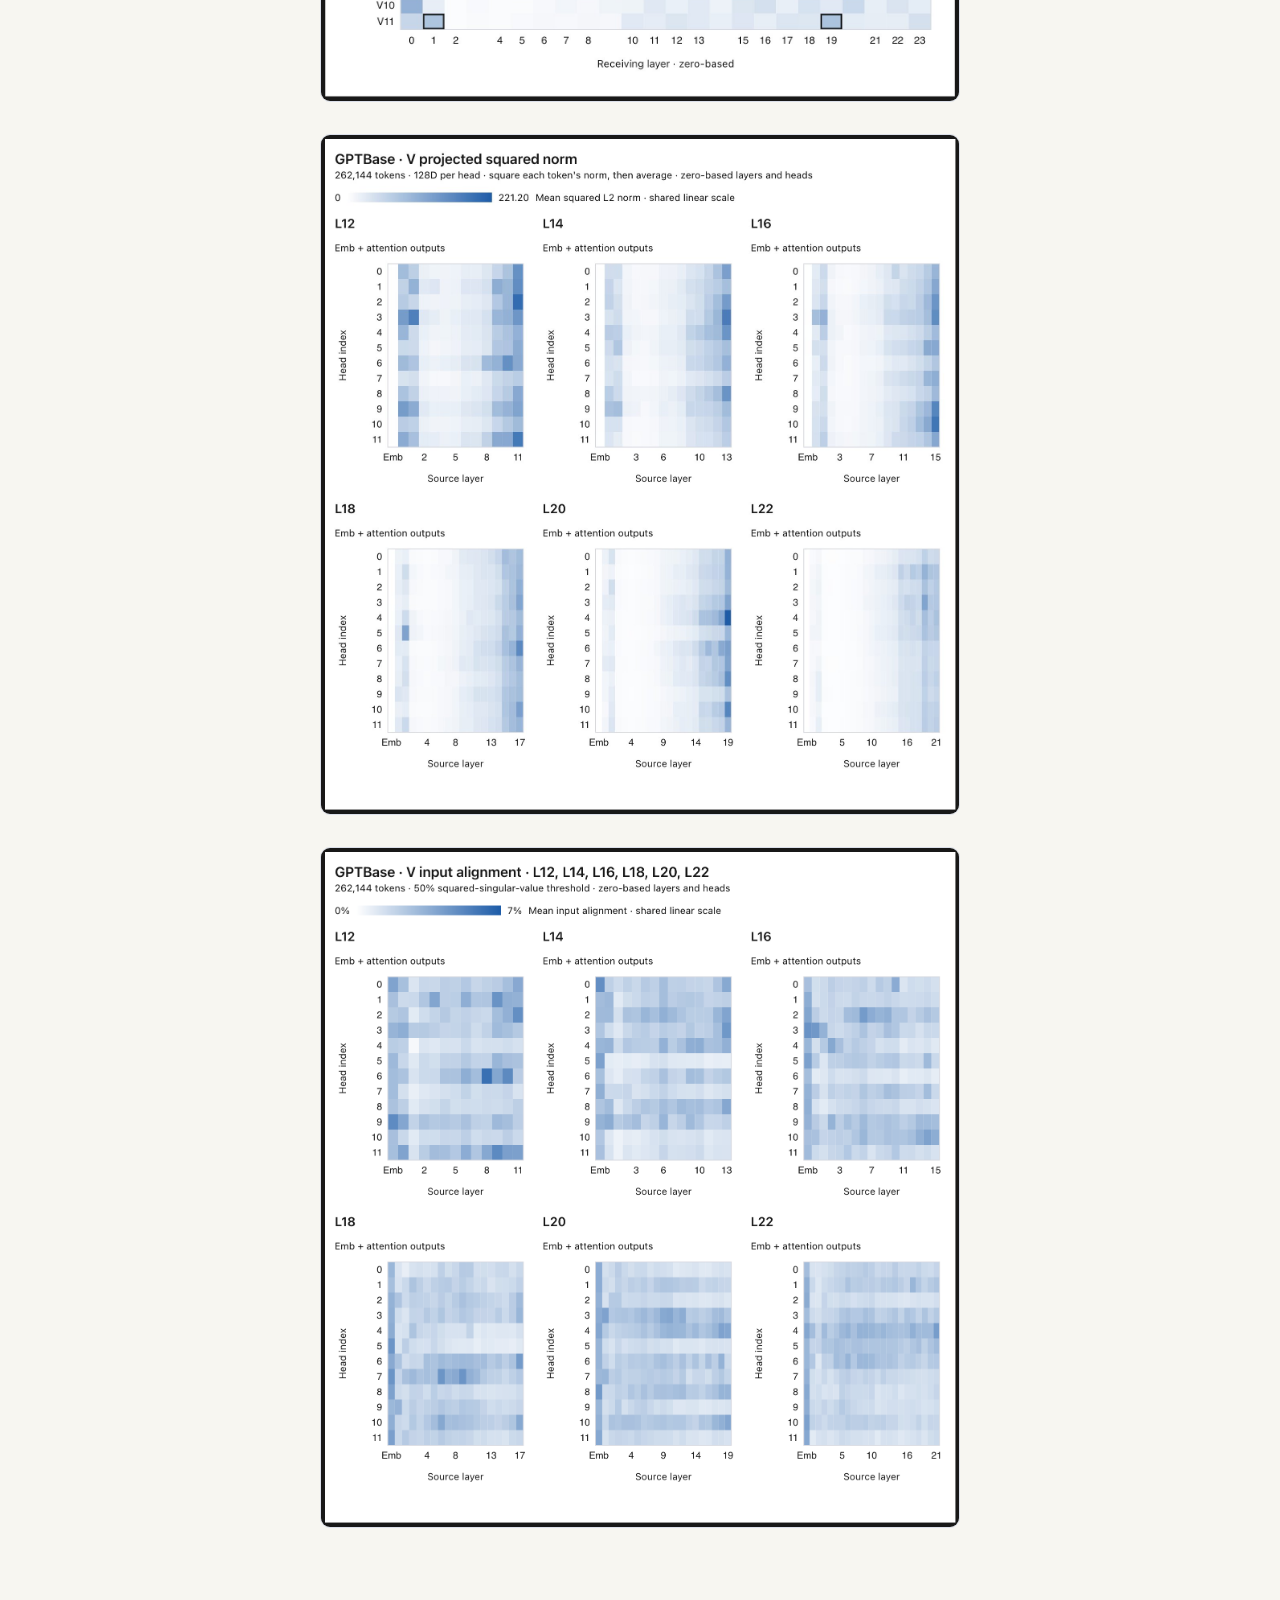
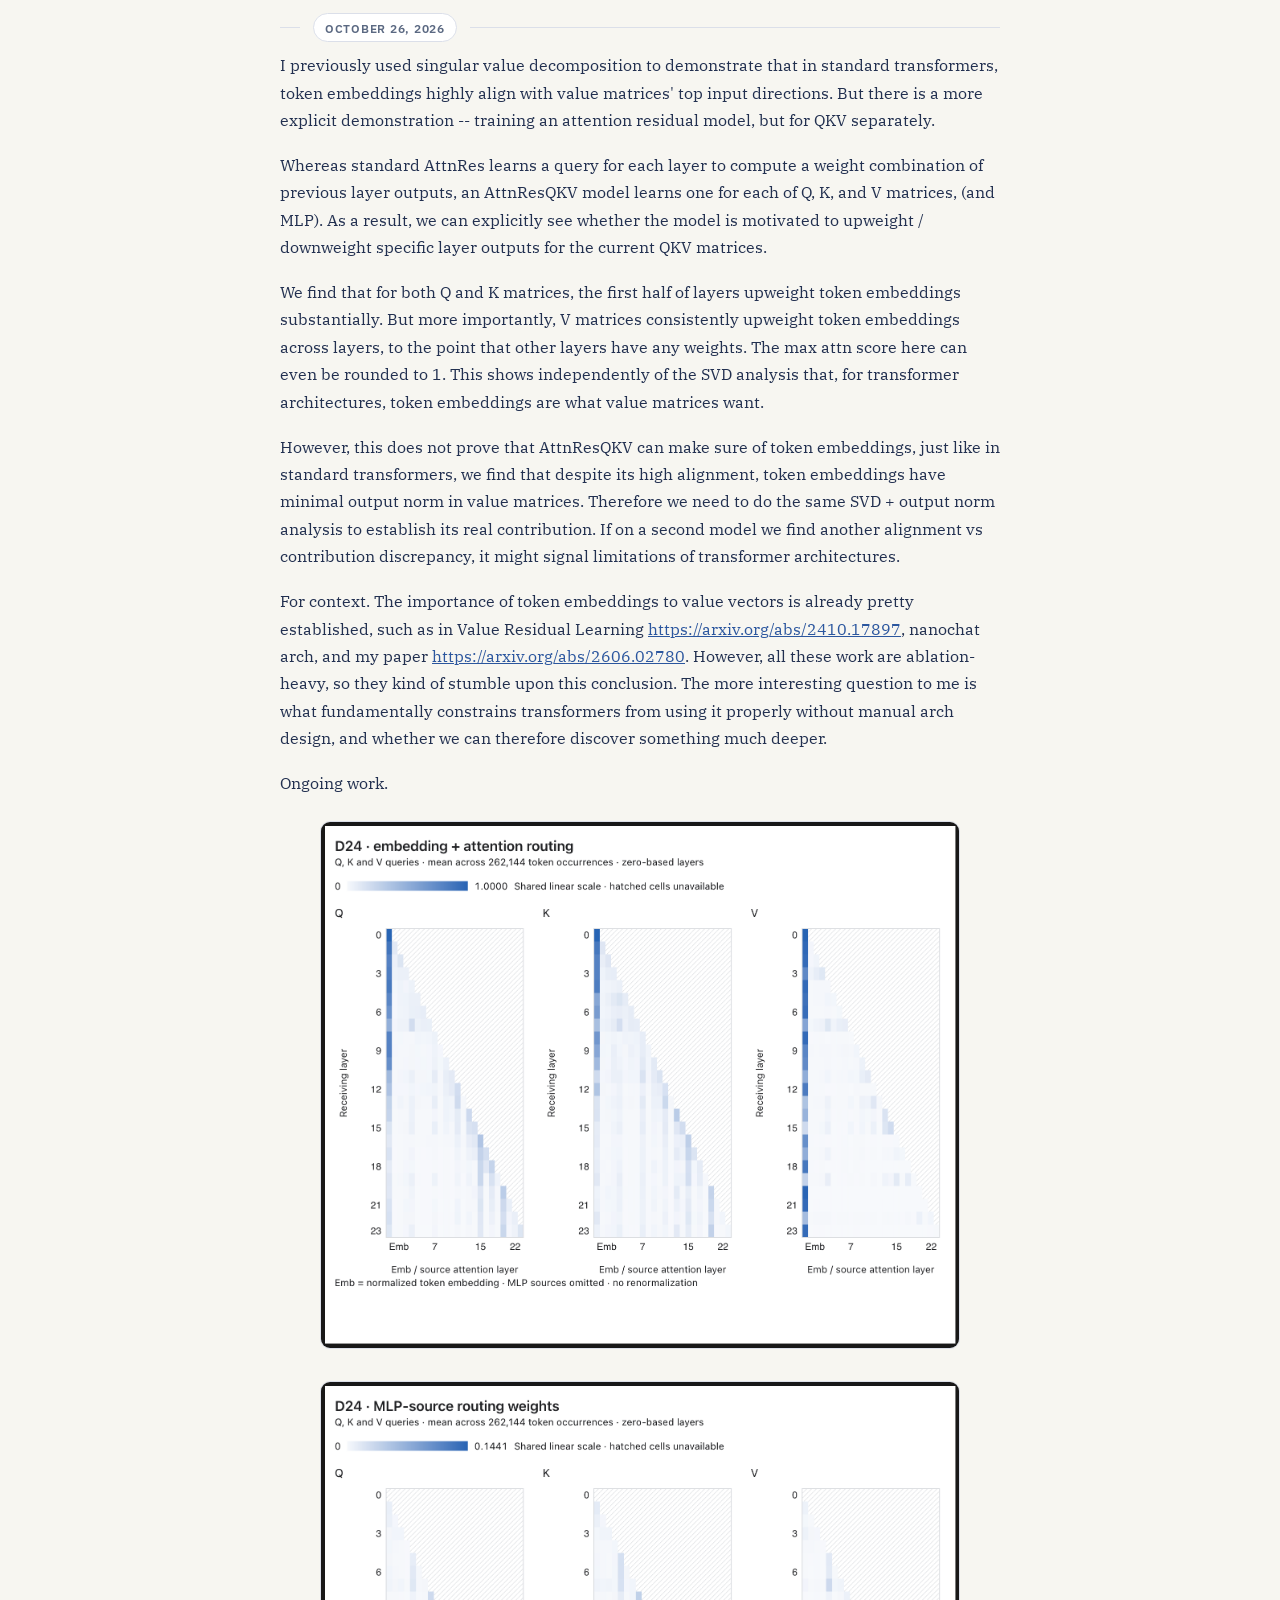
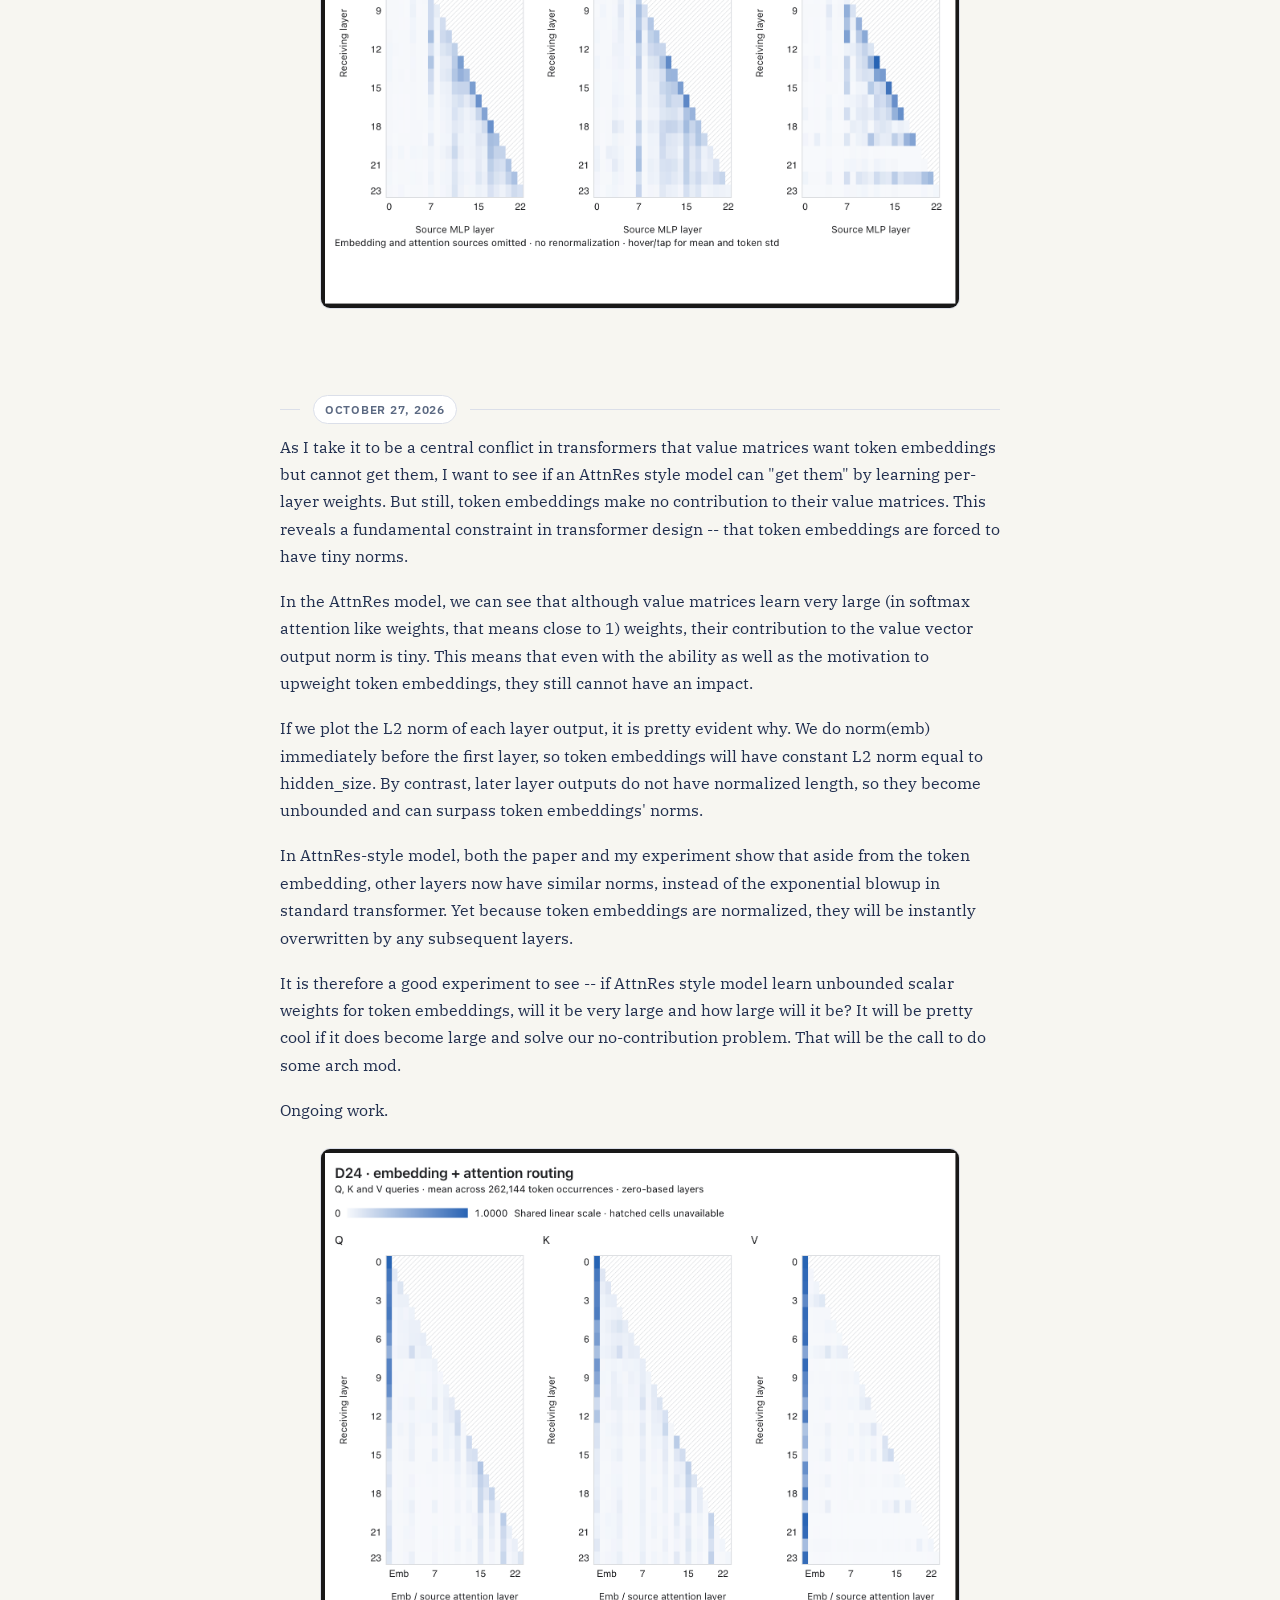
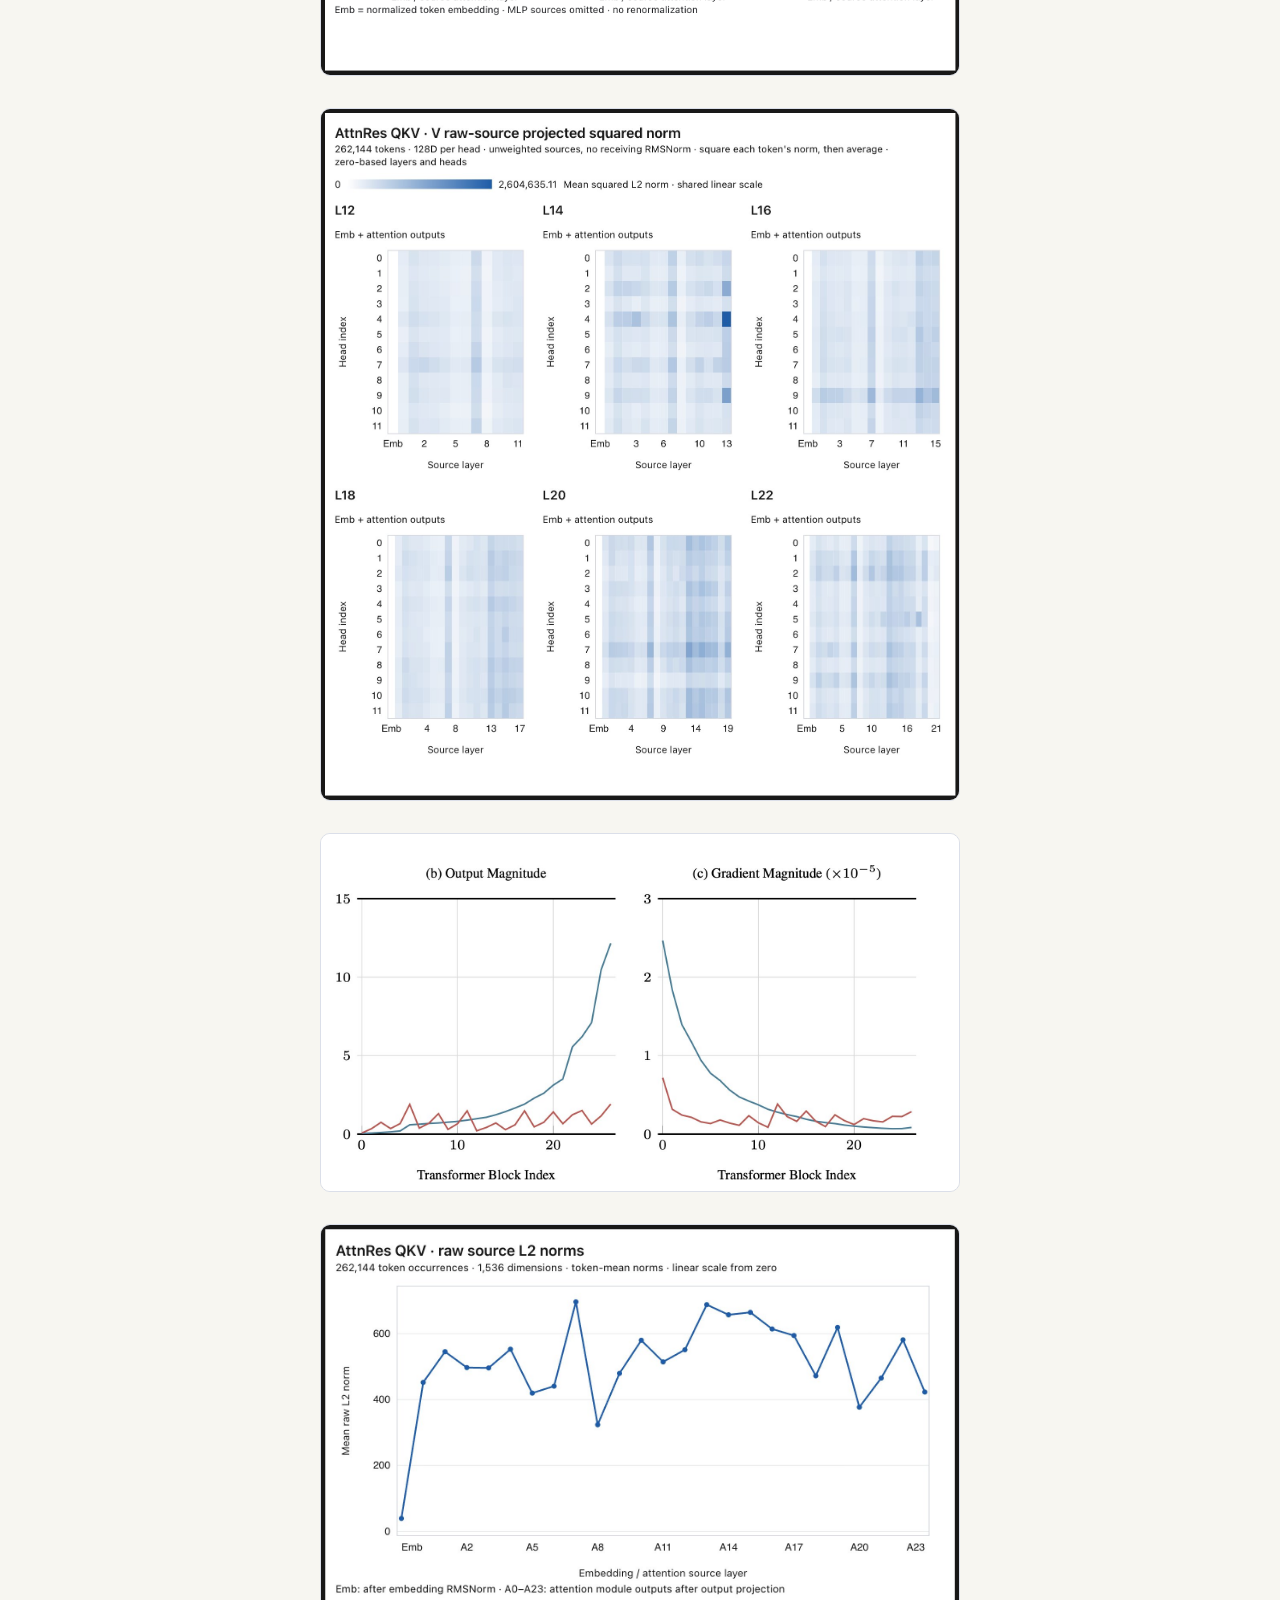
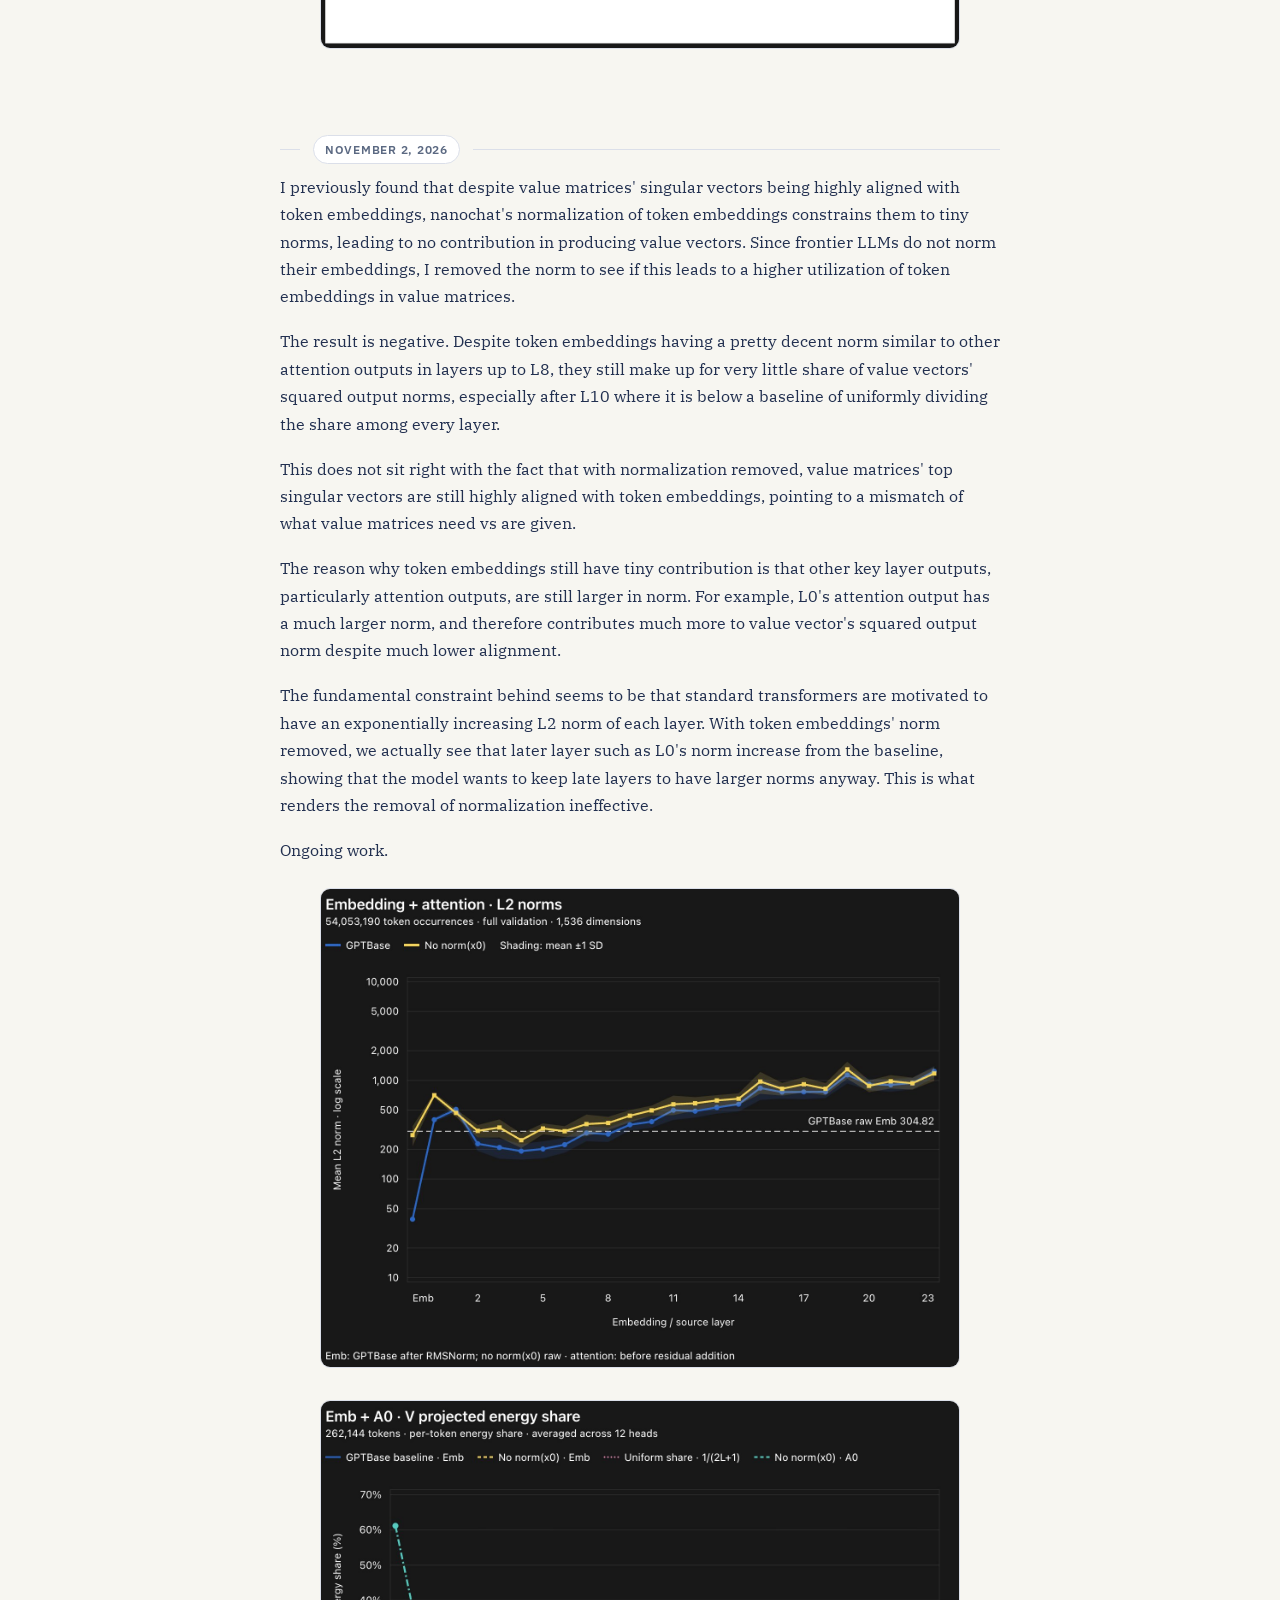
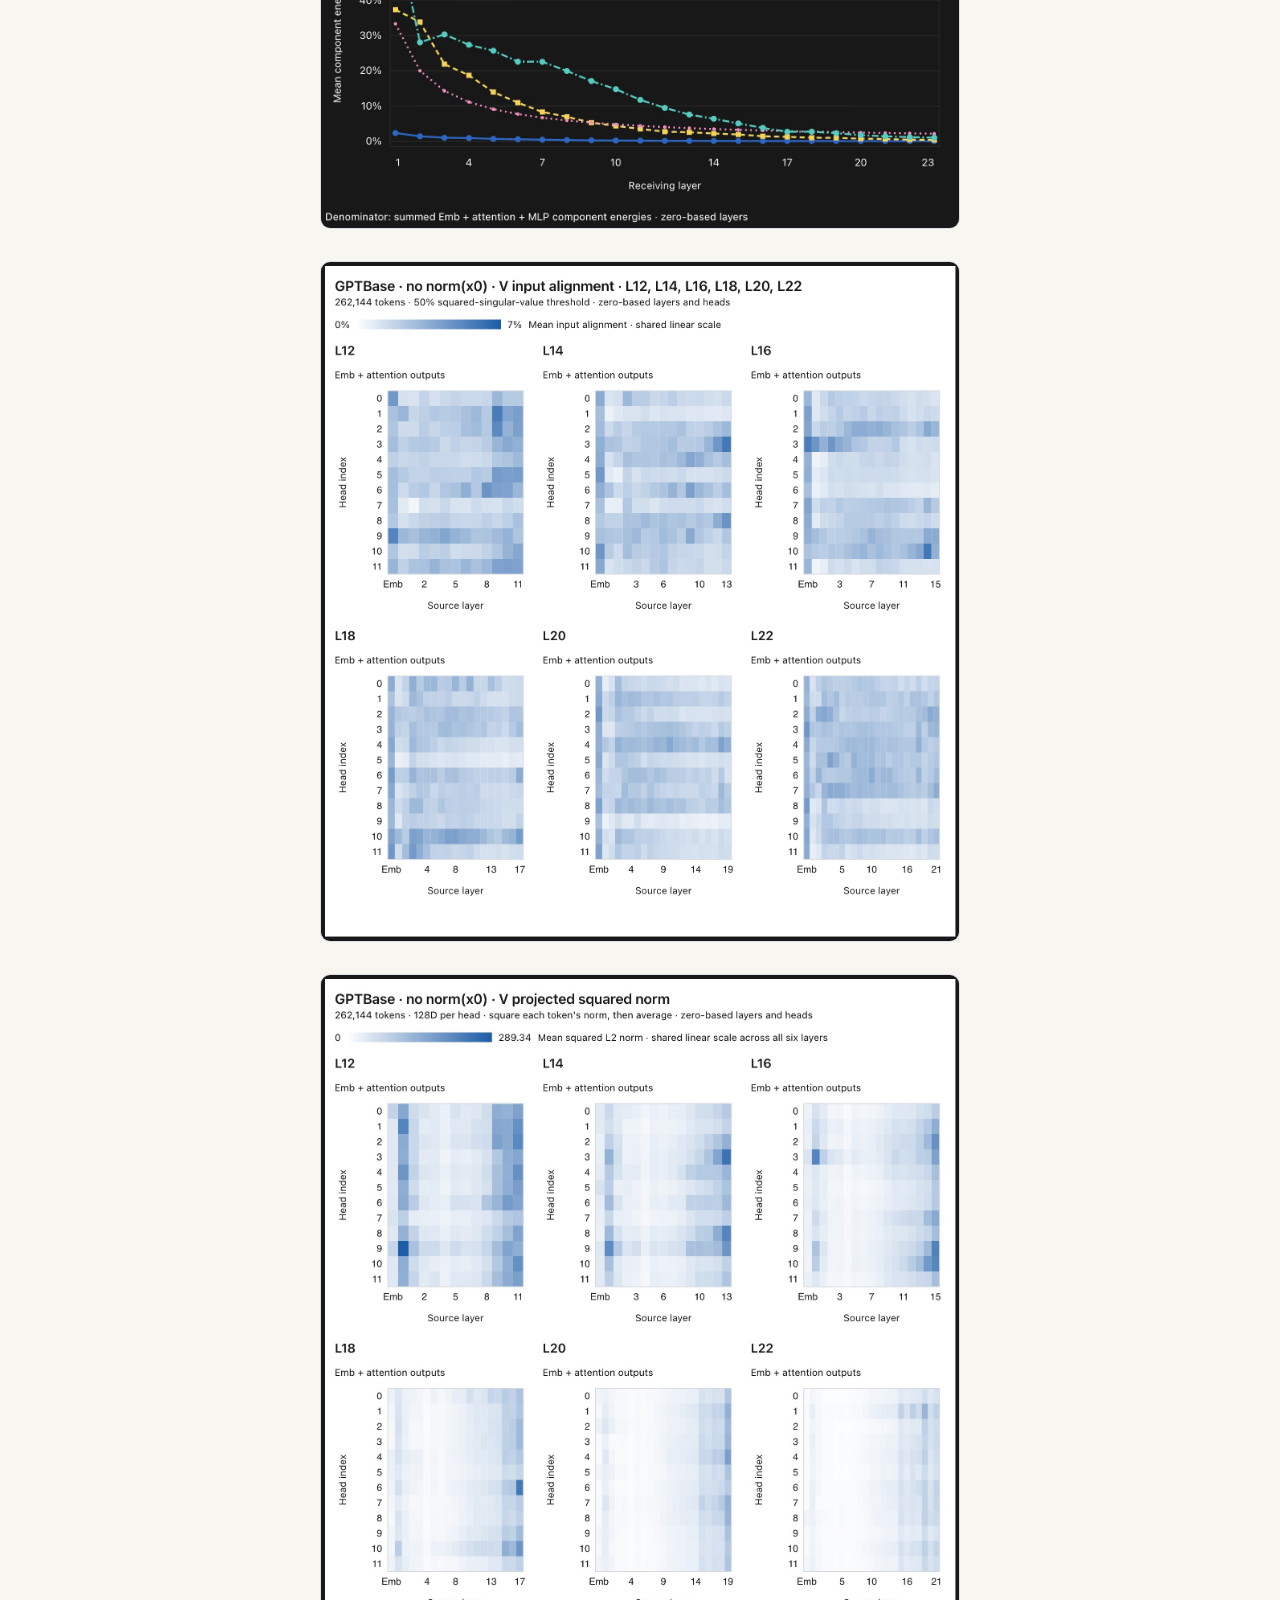
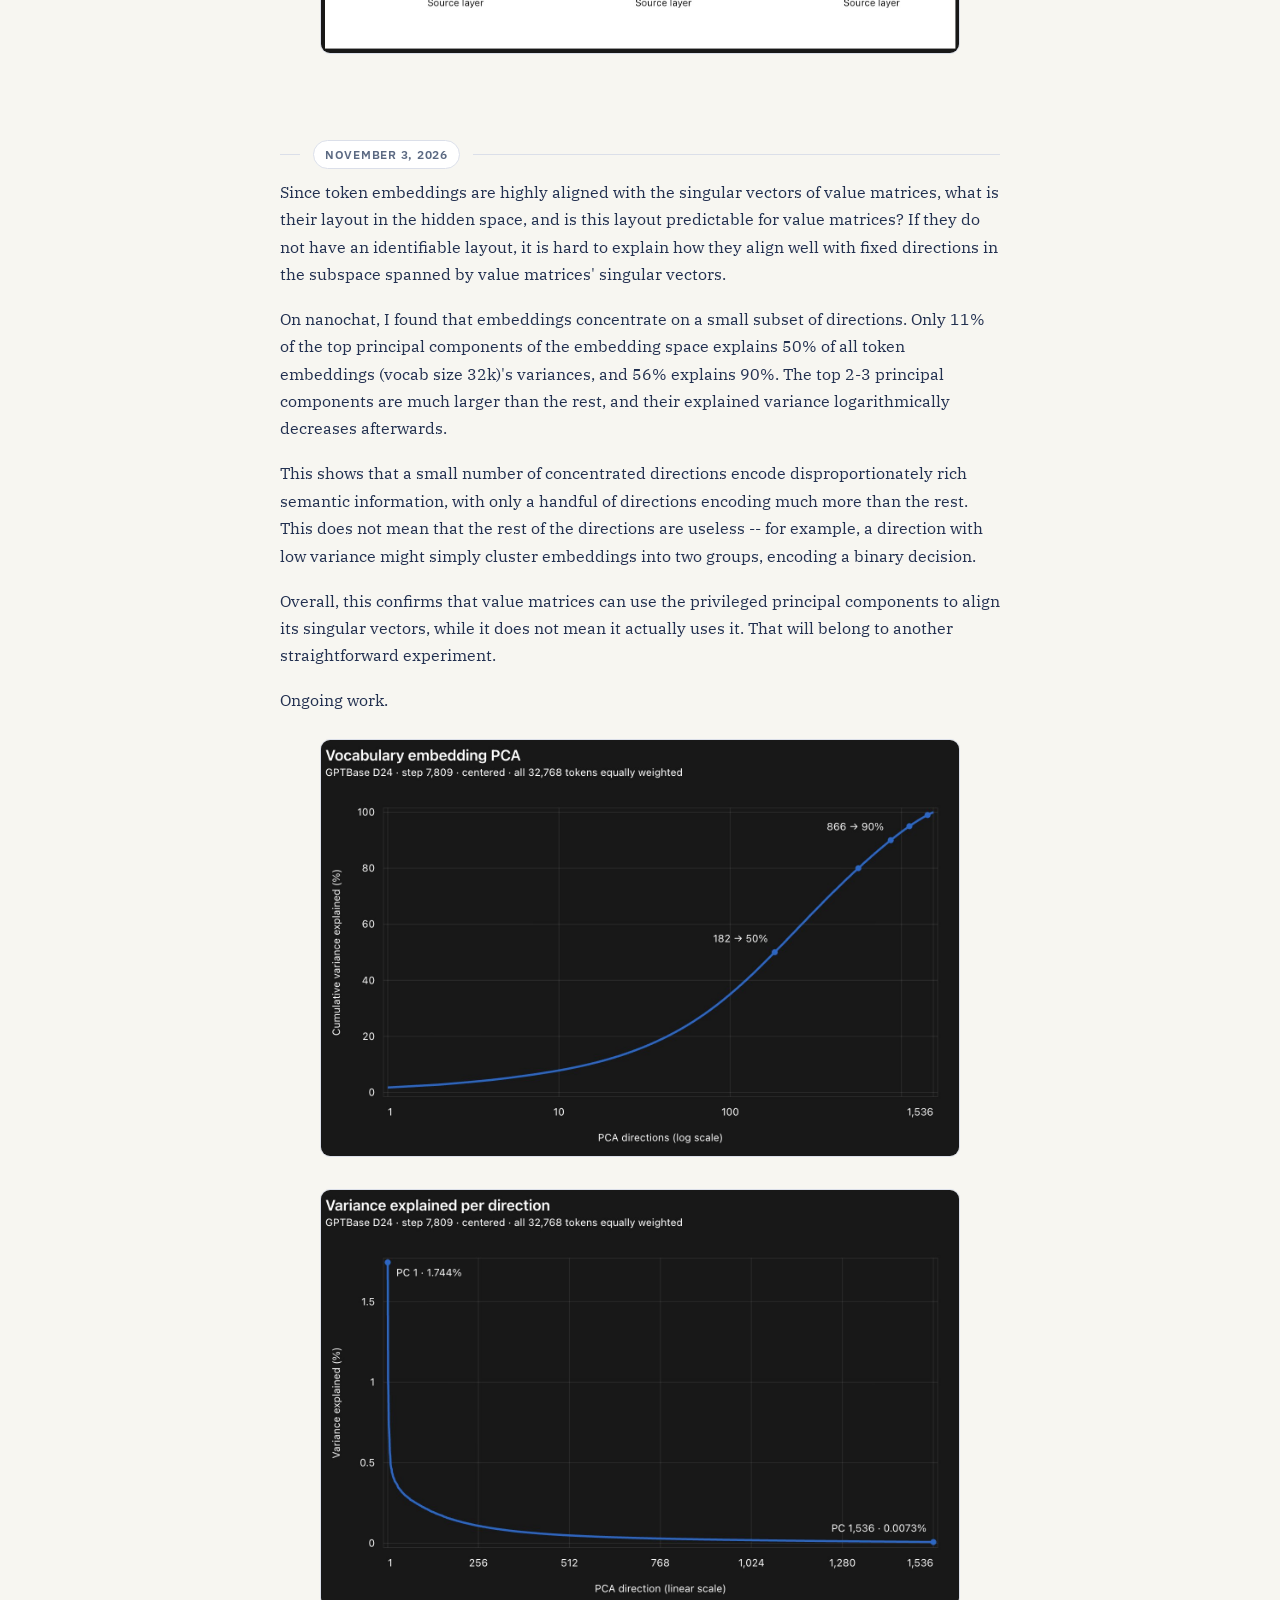
<file: blog/importance-of-token-embeddings-to-value-vectors.html>
<!DOCTYPE html>
<html lang="en">
<head>
  <meta charset="utf-8" />
  <meta name="viewport" content="width=device-width, initial-scale=1" />
  <title>The importance of token embeddings to value vectors — Muyu He</title>
  <link rel="icon" type="image/png" href="../assets/avatar.png" />
  <link rel="apple-touch-icon" href="../assets/avatar.png" />
  <meta name="description" content="The importance of token embeddings to value vectors" />
  <link rel="preconnect" href="https://fonts.googleapis.com" />
  <link rel="preconnect" href="https://fonts.gstatic.com" crossorigin />
  <link href="https://fonts.googleapis.com/css2?family=IBM+Plex+Sans:wght@400;500;600;700&family=IBM+Plex+Serif:ital,wght@0,400;0,500;1,400&family=IBM+Plex+Mono:wght@400&display=swap" rel="stylesheet" />
  <link rel="stylesheet" href="../style.css" />
</head>
<body>
  <main class="page">
    <nav class="topnav">
      <a href="../index.html">Home</a>
      <a href="../blog.html" class="active">Blog</a>
    </nav>

    <article class="post">
      <a class="back-link" href="../blog.html">&larr; Blog</a>
      <h1 class="post-h1">The importance of token embeddings to value vectors</h1>
      <p class="post-meta">October 24, 2026 &middot; Muyu He</p>

      <div class="research-log">
        <section class="research-entry" aria-labelledby="entry-2026-10-24" data-source-url="https://x.com/HeMuyu0327/status/2114176920623743282">
          <h2 class="entry-date-divider" id="entry-2026-10-24"><span>October 24, 2026</span></h2>

          <p>I think it is only partially useful, when we attribute how &quot;important&quot; each prev layer output is to a following layer, to look at their norms or an associated scalar weight (like Attn Res). What this view misses is that each matrix has privileged input directions -- if an input has a larger projection on those directions, it will affect the norm of the output much more significantly than another input with the same norm.</p>

          <p>As a result, in a standard transformer of 780M, I break down each W_v/W_q/W_k matrix in each attention head across layers by input directions aligned with their singular values. These will be what the matrices want to &quot;look for&quot; in an input. Then, I feed each previous layer output, including the token embedding, into each decomposed matrix, to record how much relative to its norm does it project onto those top input directions (accounting for 90% of the squared singular values). This tells us whether any layer matters particularly for Q, K, or V.</p>

          <p>My finding is that while no layer matters particularly in terms of direction for Q or K, the token embedding matters significantly for V, across all layers. This is very illuminating because our prev EMNLP paper, <a href="https://arxiv.org/abs/2606.02780">https://arxiv.org/abs/2606.02780</a>, uses ablations and validation losses only to reach the same conclusion. If we just look at the norm of the token embedding, it does not stand out among all layer outputs, yet it creates an outstanding projection to almost all W_v matrices&#x27; top input directions.</p>

          <p>To show that this large projection is not accidental, we can plot how much each W_v&#x27;s input directions are concentrated. We find that it is decently concentrated -- 80% of directions accounting for 90% of squared singular values, so an unusually large projection does mean token embeddings have privileged information.</p>

          <p>Ongoing work.</p>

          <figure class="research-figure">
            <a href="../assets/blog/importance-of-token-embeddings-to-value-vectors/2114176920623743282-1.png" target="_blank" rel="noopener">
              <img src="../assets/blog/importance-of-token-embeddings-to-value-vectors/2114176920623743282-1.png" alt="GPTBase V input alignment for token embeddings and attention outputs at layers 12, 14, 16, 18, 20, and 22." width="640" loading="lazy" decoding="async" />
            </a>
          </figure>

          <figure class="research-figure">
            <a href="../assets/blog/importance-of-token-embeddings-to-value-vectors/2114176920623743282-2.png" target="_blank" rel="noopener">
              <img src="../assets/blog/importance-of-token-embeddings-to-value-vectors/2114176920623743282-2.png" alt="GPTBase K input alignment for token embeddings and attention outputs at layers 12, 14, 16, 18, 20, and 22." width="640" loading="lazy" decoding="async" />
            </a>
          </figure>

          <figure class="research-figure">
            <a href="../assets/blog/importance-of-token-embeddings-to-value-vectors/2114176920623743282-3.jpg" target="_blank" rel="noopener">
              <img src="../assets/blog/importance-of-token-embeddings-to-value-vectors/2114176920623743282-3.jpg" alt="Mean raw L2 norms of token embeddings and attention outputs across GPTBase layers." width="640" loading="lazy" decoding="async" />
            </a>
          </figure>

          <figure class="research-figure">
            <a href="../assets/blog/importance-of-token-embeddings-to-value-vectors/2114176920623743282-4.jpg" target="_blank" rel="noopener">
              <img src="../assets/blog/importance-of-token-embeddings-to-value-vectors/2114176920623743282-4.jpg" alt="Number of V singular directions accounting for 90% of squared singular values, and numerical rank, by layer and head." width="640" loading="lazy" decoding="async" />
            </a>
          </figure>
        </section>

        <section class="research-entry" aria-labelledby="entry-2026-10-25" data-source-url="https://x.com/HeMuyu0327/status/2114576979601346682">
          <h2 class="entry-date-divider" id="entry-2026-10-25"><span>October 25, 2026</span></h2>

          <p>I think it is a fundamental conflict in standard transformers that although its value matrices are &quot;looking for&quot; token embeddings as inputs, token embeddings end up having minimal contributions.</p>

          <p>We can clearly see that value matrices are looking for token embeddings, because among all layer outputs that can go into the residual stream, only the token embedding consistently project a large portion of its norm onto top input dimensions of value matrices. In fact, if we compare how much the token embedding vs the complete residual stream projects itself onto value matrices, token embeddings across heads and layers almost always have a larger projection.</p>

          <p>However, we can also see that token embeddings are not contributing much to value vectors, if at all. If we compute the squared norm of the output of value matrices giving only token embedding vs other layer outputs, we find that token embedding has the most negligible contribution.</p>

          <p>This creates an intrigue -- are there architectural constraints pulling embeddings back in the hidden space? We believe so, from various places -- such as the fact that embedding is the only component in the residual stream that is layer-normed, before adding to the stream.</p>

          <p>Ongoing work.</p>

          <figure class="research-figure">
            <a href="../assets/blog/importance-of-token-embeddings-to-value-vectors/2114576979601346682-1.jpg" target="_blank" rel="noopener">
              <img src="../assets/blog/importance-of-token-embeddings-to-value-vectors/2114576979601346682-1.jpg" alt="GPTBase QKV input alignment of the full residual stream across heads and layers; boxes mark V heads where full input alignment exceeds embedding-only alignment." width="640" loading="lazy" decoding="async" />
            </a>
          </figure>

          <figure class="research-figure">
            <a href="../assets/blog/importance-of-token-embeddings-to-value-vectors/2114576979601346682-2.jpg" target="_blank" rel="noopener">
              <img src="../assets/blog/importance-of-token-embeddings-to-value-vectors/2114576979601346682-2.jpg" alt="GPTBase V projected squared norms for token embeddings and attention outputs at layers 12, 14, 16, 18, 20, and 22." width="640" loading="lazy" decoding="async" />
            </a>
          </figure>

          <figure class="research-figure">
            <a href="../assets/blog/importance-of-token-embeddings-to-value-vectors/2114576979601346682-3.png" target="_blank" rel="noopener">
              <img src="../assets/blog/importance-of-token-embeddings-to-value-vectors/2114576979601346682-3.png" alt="GPTBase V input alignment for token embeddings and attention outputs at a 50% squared-singular-value threshold." width="640" loading="lazy" decoding="async" />
            </a>
          </figure>
        </section>

        <section class="research-entry" aria-labelledby="entry-2026-10-26" data-source-url="https://x.com/HeMuyu0327/status/2114906699916263884">
          <h2 class="entry-date-divider" id="entry-2026-10-26"><span>October 26, 2026</span></h2>

          <p>I previously used singular value decomposition to demonstrate that in standard transformers, token embeddings highly align with value matrices&#x27; top input directions. But there is a more explicit demonstration -- training an attention residual model, but for QKV separately.</p>

          <p>Whereas standard AttnRes learns a query for each layer to compute a weight combination of previous layer outputs, an AttnResQKV model learns one for each of Q, K, and V matrices, (and MLP). As a result, we can explicitly see whether the model is motivated to upweight / downweight specific layer outputs for the current QKV matrices.</p>

          <p>We find that for both Q and K matrices, the first half of layers upweight token embeddings substantially. But more importantly, V matrices consistently upweight token embeddings across layers, to the point that other layers have any weights. The max attn score here can even be rounded to 1. This shows independently of the SVD analysis that, for transformer architectures, token embeddings are what value matrices want.</p>

          <p>However, this does not prove that AttnResQKV can make sure of token embeddings, just like in standard transformers, we find that despite its high alignment, token embeddings have minimal output norm in value matrices. Therefore we need to do the same SVD + output norm analysis to establish its real contribution. If on a second model we find another alignment vs contribution discrepancy, it might signal limitations of transformer architectures.</p>

          <p>For context. The importance of token embeddings to value vectors is already pretty established, such as in Value Residual Learning <a href="https://arxiv.org/abs/2410.17897">https://arxiv.org/abs/2410.17897</a>, nanochat arch, and my paper <a href="https://arxiv.org/abs/2606.02780">https://arxiv.org/abs/2606.02780</a>. However, all these work are ablation-heavy, so they kind of stumble upon this conclusion. The more interesting question to me is what fundamentally constrains transformers from using it properly without manual arch design, and whether we can therefore discover something much deeper.</p>

          <p>Ongoing work.</p>

          <figure class="research-figure">
            <a href="../assets/blog/importance-of-token-embeddings-to-value-vectors/2114906699916263884-1.png" target="_blank" rel="noopener">
              <img src="../assets/blog/importance-of-token-embeddings-to-value-vectors/2114906699916263884-1.png" alt="D24 embedding and attention routing weights for Q, K, and V across receiving layers." width="640" loading="lazy" decoding="async" />
            </a>
          </figure>

          <figure class="research-figure">
            <a href="../assets/blog/importance-of-token-embeddings-to-value-vectors/2114906699916263884-2.png" target="_blank" rel="noopener">
              <img src="../assets/blog/importance-of-token-embeddings-to-value-vectors/2114906699916263884-2.png" alt="D24 MLP-source routing weights for Q, K, and V across receiving layers." width="640" loading="lazy" decoding="async" />
            </a>
          </figure>
        </section>

        <section class="research-entry" aria-labelledby="entry-2026-10-27" data-source-url="https://x.com/HeMuyu0327/status/2115251086072377852">
          <h2 class="entry-date-divider" id="entry-2026-10-27"><span>October 27, 2026</span></h2>

          <p>As I take it to be a central conflict in transformers that value matrices want token embeddings but cannot get them, I want to see if an AttnRes style model can &quot;get them&quot; by learning per-layer weights. But still, token embeddings make no contribution to their value matrices. This reveals a fundamental constraint in transformer design -- that token embeddings are forced to have tiny norms.</p>

          <p>In the AttnRes model, we can see that although value matrices learn very large (in softmax attention like weights, that means close to 1) weights, their contribution to the value vector output norm is tiny. This means that even with the ability as well as the motivation to upweight token embeddings, they still cannot have an impact.</p>

          <p>If we plot the L2 norm of each layer output, it is pretty evident why. We do norm(emb) immediately before the first layer, so token embeddings will have constant L2 norm equal to hidden_size. By contrast, later layer outputs do not have normalized length, so they become unbounded and can surpass token embeddings&#x27; norms.</p>

          <p>In AttnRes-style model, both the paper and my experiment show that aside from the token embedding, other layers now have similar norms, instead of the exponential blowup in standard transformer. Yet because token embeddings are normalized, they will be instantly overwritten by any subsequent layers.</p>

          <p>It is therefore a good experiment to see -- if AttnRes style model learn unbounded scalar weights for token embeddings, will it be very large and how large will it be? It will be pretty cool if it does become large and solve our no-contribution problem. That will be the call to do some arch mod.</p>

          <p>Ongoing work.</p>

          <figure class="research-figure">
            <a href="../assets/blog/importance-of-token-embeddings-to-value-vectors/2115251086072377852-1.png" target="_blank" rel="noopener">
              <img src="../assets/blog/importance-of-token-embeddings-to-value-vectors/2115251086072377852-1.png" alt="D24 embedding and attention routing weights for Q, K, and V across receiving layers." width="640" loading="lazy" decoding="async" />
            </a>
          </figure>

          <figure class="research-figure">
            <a href="../assets/blog/importance-of-token-embeddings-to-value-vectors/2115251086072377852-2.jpg" target="_blank" rel="noopener">
              <img src="../assets/blog/importance-of-token-embeddings-to-value-vectors/2115251086072377852-2.jpg" alt="AttnRes QKV value-matrix raw-source projected squared norms for token embeddings and attention outputs at layers 12, 14, 16, 18, 20, and 22." width="640" loading="lazy" decoding="async" />
            </a>
          </figure>

          <figure class="research-figure">
            <a href="../assets/blog/importance-of-token-embeddings-to-value-vectors/2115251086072377852-3.jpg" target="_blank" rel="noopener">
              <img src="../assets/blog/importance-of-token-embeddings-to-value-vectors/2115251086072377852-3.jpg" alt="Output magnitude and gradient magnitude versus transformer block index for two plotted model curves." width="640" loading="lazy" decoding="async" />
            </a>
          </figure>

          <figure class="research-figure">
            <a href="../assets/blog/importance-of-token-embeddings-to-value-vectors/2115251086072377852-4.jpg" target="_blank" rel="noopener">
              <img src="../assets/blog/importance-of-token-embeddings-to-value-vectors/2115251086072377852-4.jpg" alt="AttnRes QKV mean raw source L2 norms for token embeddings and attention outputs across layers." width="640" loading="lazy" decoding="async" />
            </a>
          </figure>
        </section>
        <section class="research-entry" aria-labelledby="entry-2026-11-02" data-source-url="https://x.com/HeMuyu0327/status/2117487064648401399">
          <h2 class="entry-date-divider" id="entry-2026-11-02"><span>November 2, 2026</span></h2>

          <p>I previously found that despite value matrices&#x27; singular vectors being highly aligned with token embeddings, nanochat&#x27;s normalization of token embeddings constrains them to tiny norms, leading to no contribution in producing value vectors. Since frontier LLMs do not norm their embeddings, I removed the norm to see if this leads to a higher utilization of token embeddings in value matrices.</p>

          <p>The result is negative. Despite token embeddings having a pretty decent norm similar to other attention outputs in layers up to L8, they still make up for very little share of value vectors&#x27; squared output norms, especially after L10 where it is below a baseline of uniformly dividing the share among every layer.</p>

          <p>This does not sit right with the fact that with normalization removed, value matrices&#x27; top singular vectors are still highly aligned with token embeddings, pointing to a mismatch of what value matrices need vs are given.</p>

          <p>The reason why token embeddings still have tiny contribution is that other key layer outputs, particularly attention outputs, are still larger in norm. For example, L0&#x27;s attention output has a much larger norm, and therefore contributes much more to value vector&#x27;s squared output norm despite much lower alignment.</p>

          <p>The fundamental constraint behind seems to be that standard transformers are motivated to have an exponentially increasing L2 norm of each layer. With token embeddings&#x27; norm removed, we actually see that later layer such as L0&#x27;s norm increase from the baseline, showing that the model wants to keep late layers to have larger norms anyway. This is what renders the removal of normalization ineffective.</p>

          <p>Ongoing work.</p>

          <figure class="research-figure">
            <a href="../assets/blog/importance-of-token-embeddings-to-value-vectors/2117487064648401399-1.jpg" target="_blank" rel="noopener">
              <img src="../assets/blog/importance-of-token-embeddings-to-value-vectors/2117487064648401399-1.jpg" alt="Embedding and attention-output L2 norms across layers, comparing GPTBase with a model without embedding normalization." width="640" loading="lazy" decoding="async" />
            </a>
          </figure>

          <figure class="research-figure">
            <a href="../assets/blog/importance-of-token-embeddings-to-value-vectors/2117487064648401399-2.jpg" target="_blank" rel="noopener">
              <img src="../assets/blog/importance-of-token-embeddings-to-value-vectors/2117487064648401399-2.jpg" alt="Value projected energy shares of embeddings and the first attention output across receiving layers, with and without embedding normalization, compared with a uniform-share baseline." width="640" loading="lazy" decoding="async" />
            </a>
          </figure>

          <figure class="research-figure">
            <a href="../assets/blog/importance-of-token-embeddings-to-value-vectors/2117487064648401399-3.png" target="_blank" rel="noopener">
              <img src="../assets/blog/importance-of-token-embeddings-to-value-vectors/2117487064648401399-3.png" alt="Value input alignment without embedding normalization for token embeddings and attention outputs at layers 12, 14, 16, 18, 20, and 22." width="640" loading="lazy" decoding="async" />
            </a>
          </figure>

          <figure class="research-figure">
            <a href="../assets/blog/importance-of-token-embeddings-to-value-vectors/2117487064648401399-4.jpg" target="_blank" rel="noopener">
              <img src="../assets/blog/importance-of-token-embeddings-to-value-vectors/2117487064648401399-4.jpg" alt="Value projected squared norms without embedding normalization for token embeddings and attention outputs at layers 12, 14, 16, 18, 20, and 22." width="640" loading="lazy" decoding="async" />
            </a>
          </figure>
        </section>

        <section class="research-entry" aria-labelledby="entry-2026-11-03" data-source-url="https://x.com/HeMuyu0327/status/2117822545978421422">
          <h2 class="entry-date-divider" id="entry-2026-11-03"><span>November 3, 2026</span></h2>

          <p>Since token embeddings are highly aligned with the singular vectors of value matrices, what is their layout in the hidden space, and is this layout predictable for value matrices? If they do not have an identifiable layout, it is hard to explain how they align well with fixed directions in the subspace spanned by value matrices&#x27; singular vectors.</p>

          <p>On nanochat, I found that embeddings concentrate on a small subset of directions. Only 11% of the top principal components of the embedding space explains 50% of all token embeddings (vocab size 32k)&#x27;s variances, and 56% explains 90%. The top 2-3 principal components are much larger than the rest, and their explained variance logarithmically decreases afterwards.</p>

          <p>This shows that a small number of concentrated directions encode disproportionately rich semantic information, with only a handful of directions encoding much more than the rest. This does not mean that the rest of the directions are useless -- for example, a direction with low variance might simply cluster embeddings into two groups, encoding a binary decision.</p>

          <p>Overall, this confirms that value matrices can use the privileged principal components to align its singular vectors, while it does not mean it actually uses it. That will belong to another straightforward experiment.</p>

          <p>Ongoing work.</p>

          <figure class="research-figure">
            <a href="../assets/blog/importance-of-token-embeddings-to-value-vectors/2117822545978421422-1.jpg" target="_blank" rel="noopener">
              <img src="../assets/blog/importance-of-token-embeddings-to-value-vectors/2117822545978421422-1.jpg" alt="Cumulative variance explained by vocabulary embedding principal components in GPTBase D24: 182 directions explain 50% and 866 explain 90%." width="640" loading="lazy" decoding="async" />
            </a>
          </figure>

          <figure class="research-figure">
            <a href="../assets/blog/importance-of-token-embeddings-to-value-vectors/2117822545978421422-2.jpg" target="_blank" rel="noopener">
              <img src="../assets/blog/importance-of-token-embeddings-to-value-vectors/2117822545978421422-2.jpg" alt="Variance explained per vocabulary embedding principal component in GPTBase D24, decreasing from 1.744% for the first direction to 0.0073% for direction 1,536." width="640" loading="lazy" decoding="async" />
            </a>
          </figure>
        </section>
      </div>

      <h2 class="citation-heading">Citation</h2>
      <pre><code>@misc{he2026tokenembeddings,
  author = {He, Muyu},
  title  = {The importance of token embeddings to value vectors},
  year   = {2026},
  url    = {https://riddlehe.github.io/blog/importance-of-token-embeddings-to-value-vectors.html}
}</code></pre>

      <a class="back-link post-footer-link" href="../blog.html">&larr; Back to all posts</a>
    </article>

    <footer class="footer">Muyu He &copy; 2026</footer>
  </main>

</body>
</html>
</file>
<file: style.css>
:root {
  /* Nous-inspired palette: off-white + deep blue */
  --ink: #18243f;
  --clay: #2b569e;
  --ivory: #f7f6f1;
  --muted: #5b6982;
  --hair: #dbdfe9;
  --card: #ffffff;
  --sans: "IBM Plex Sans", ui-sans-serif, -apple-system, sans-serif;
  --serif: "IBM Plex Serif", Georgia, serif;
}

* { box-sizing: border-box; }

body {
  margin: 0;
  background: var(--ivory);
  color: var(--ink);
  font-family: var(--serif);
  -webkit-font-smoothing: antialiased;
  text-rendering: optimizeLegibility;
}

.page {
  max-width: 1060px;
  margin: 0 auto;
  padding: 2.6rem clamp(1.1rem, 4vw, 2.4rem) 2rem;
}

/* ---- Top nav ---- */
.topnav {
  display: flex;
  gap: 1.4rem;
  margin-bottom: 1.4rem;
  font-family: var(--sans);
  font-size: 0.78rem;
  font-weight: 600;
  letter-spacing: 0.08em;
  text-transform: uppercase;
}
.topnav a {
  color: var(--muted);
  text-decoration: none;
  padding-bottom: 0.3rem;
  border-bottom: 2px solid transparent;
  transition: color 0.18s, border-color 0.18s;
}
.topnav a:hover { color: var(--ink); }
.topnav a.active { color: var(--clay); border-bottom-color: var(--clay); }

/* ---- Masthead ---- */
.masthead {
  display: flex;
  align-items: flex-end;
  justify-content: space-between;
  flex-wrap: wrap;
  gap: 0.9rem 1.4rem;
  padding-bottom: 0.5rem;
}
.name {
  font-family: var(--sans);
  font-weight: 700;
  font-size: clamp(1.9rem, 4vw, 2.5rem);
  letter-spacing: -0.01em;
  margin: 0;
}
.chips { display: flex; flex-wrap: wrap; gap: 0.5rem; }

/* ---- Chips (pills, matching the resume) ---- */
.chip {
  display: inline-flex;
  align-items: center;
  gap: 0.34em;
  padding: 0.24em 0.62em;
  border: 1px solid var(--hair);
  border-radius: 999px;
  background: var(--card);
  font-family: var(--sans);
  font-size: 0.8rem;
  color: var(--muted);
  text-decoration: none;
  line-height: 1;
  transition: border-color 0.18s, color 0.18s;
}
.chip:hover { border-color: var(--clay); color: var(--ink); }
.chip svg { height: 0.92em; width: auto; display: block; }
.repo-name svg { height: 0.95em; width: auto; vertical-align: -0.12em; margin-right: 0.35em; }
.chip .ico-ink { fill: var(--ink); }
.chip .ico-star { fill: var(--clay); }
.chip .count { color: var(--muted); }

/* ---- Sections ---- */
.section { margin-top: 2.1rem; }
.section-title {
  font-family: var(--sans);
  font-weight: 600;
  font-size: 1.3rem;
  color: var(--clay);
  margin: 0 0 0.9rem;
  padding-bottom: 0.35rem;
  border-bottom: 1px solid var(--hair);
}

/* ---- README / about (no box — sits on the background) ---- */
.readme {
  display: flex;
  gap: 2rem;
  align-items: flex-start;
}
.about {
  flex: 1;
  min-width: 0;
  font-size: 1rem;
  line-height: 1.6;
  color: #2c3550;
}
.portrait {
  flex-shrink: 0;
  width: 230px;
  height: 230px;
  object-fit: cover;
  border-radius: 12px;
  border: 1px solid var(--hair);
}
.about p { margin: 0 0 0.85rem; }
.about p:last-child { margin-bottom: 0; }
.about a { color: var(--clay); text-decoration: none; border-bottom: 1px solid var(--hair); }
.about a:hover { border-bottom-color: var(--clay); }
.about .loves {
  margin: 0 0 0.85rem;
  padding-left: 1.4rem;
}
.about .loves li { margin-bottom: 0.35rem; padding-left: 0.25rem; }
.about .loves li::marker { color: var(--clay); font-family: var(--sans); font-weight: 600; }

/* ---- 2x2 grid ---- */
.grid {
  display: grid;
  grid-template-columns: 1fr 1fr;
  gap: 1rem;
}

/* ---- Cards ---- */
.card {
  display: flex;
  flex-direction: column;
  background: var(--card);
  border: 1px solid var(--hair);
  border-radius: 12px;
  padding: 1.05rem 1.1rem 1.1rem;
  text-decoration: none;
  color: inherit;
  transition: border-color 0.2s, transform 0.2s, box-shadow 0.2s;
}
.card:hover {
  border-color: var(--clay);
  transform: translateY(-2px);
  box-shadow: 0 12px 30px -20px rgba(0, 0, 0, 0.4);
}

.card-head {
  display: flex;
  align-items: center;
  justify-content: space-between;
  gap: 0.6rem;
  margin-bottom: 0.6rem;
}
.repo-name { font-family: var(--sans); font-weight: 600; font-size: 1.02rem; }
.repo-name .owner { color: var(--muted); font-weight: 400; }

/* Paper thumbnail */
.thumb {
  aspect-ratio: 16 / 9;
  background: #eef0f5;
  border: 1px solid var(--hair);
  border-radius: 8px;
  overflow: hidden;
  margin-bottom: 0.7rem;
}
.thumb img { width: 100%; height: 100%; object-fit: cover; object-position: top center; display: block; }

.paper-meta {
  display: flex;
  align-items: center;
  justify-content: space-between;
  gap: 0.6rem;
  margin-bottom: 0.3rem;
}
.badge {
  font-family: var(--sans);
  font-size: 0.72rem;
  letter-spacing: 0.06em;
  text-transform: uppercase;
  color: var(--muted);
}
.paper-title {
  font-family: var(--sans);
  font-weight: 600;
  font-size: 1.02rem;
  line-height: 1.28;
  margin: 0 0 0.55rem;
}

/* Bullets */
.bullets { margin: 0.1rem 0 0; padding: 0; list-style: none; }
.bullets li {
  position: relative;
  padding-left: 0.95em;
  font-size: 0.92rem;
  line-height: 1.42;
  color: #39435c;
  margin-bottom: 0.3rem;
}
.bullets li:last-child { margin-bottom: 0; }
.bullets li::before {
  content: "–";
  position: absolute;
  left: 0;
  color: var(--clay);
}

/* ---- Blog index ---- */
.blog-archive { margin-top: 2rem; }
.blog-archive > summary {
  padding: 0.6rem 0;
  font-family: var(--sans);
  font-size: 1.15rem;
  font-weight: 600;
  color: var(--clay);
  cursor: pointer;
}
.blog-archive > summary:focus-visible {
  outline: 2px solid var(--clay);
  outline-offset: 4px;
}
.blog-archive[open] > summary { margin-bottom: 0.6rem; }
.post-list { display: flex; flex-direction: column; }
.post-row {
  display: flex;
  gap: 1.6rem;
  padding: 1.2rem 0;
  border-top: 1px dashed var(--hair);
  text-decoration: none;
  color: inherit;
}
.post-list .post-row:last-child { border-bottom: 1px dashed var(--hair); }
.post-date {
  flex: 0 0 130px;
  font-family: var(--sans);
  font-size: 0.85rem;
  color: var(--muted);
  padding-top: 0.15rem;
}
.post-info { display: flex; flex-direction: column; gap: 0.3rem; }
.post-title {
  font-family: var(--sans);
  font-weight: 600;
  font-size: 1.15rem;
  color: var(--clay);
  transition: opacity 0.18s;
}
.post-row:hover .post-title { opacity: 0.75; }
.post-blurb { font-size: 0.95rem; line-height: 1.5; color: #39435c; }

@media (max-width: 560px) {
  .post-row { flex-direction: column; gap: 0.3rem; }
  .post-date { flex: none; }
}

/* ---- Blog post ---- */
.post { max-width: 720px; margin: 0 auto; }
.back-link {
  display: inline-block;
  font-family: var(--sans);
  font-size: 0.82rem;
  font-weight: 600;
  color: var(--muted);
  text-decoration: none;
  margin-bottom: 1.1rem;
}
.back-link:hover { color: var(--clay); }
.post-h1 {
  font-family: var(--sans);
  font-weight: 700;
  font-size: clamp(1.5rem, 4vw, 2rem);
  line-height: 1.25;
  letter-spacing: -0.01em;
  margin: 0 0 0.5rem;
}
.post-meta {
  font-family: var(--sans);
  font-size: 0.85rem;
  color: var(--muted);
  margin: 0 0 1.8rem;
  padding-bottom: 1.4rem;
  border-bottom: 1px solid var(--hair);
}
.post p {
  font-size: 1.02rem;
  line-height: 1.68;
  color: #223050;
  margin: 0 0 1.1rem;
}
.post h2 {
  font-family: var(--sans);
  font-weight: 600;
  font-size: 1.2rem;
  color: var(--clay);
  margin: 2.1rem 0 0.9rem;
}
.post code {
  font-family: "IBM Plex Mono", ui-monospace, monospace;
  font-size: 0.88em;
  background: #eef0f5;
  border: 1px solid var(--hair);
  border-radius: 4px;
  padding: 0.1em 0.4em;
}
.post pre {
  overflow-x: auto;
  margin: 0 0 1.1rem;
  padding: 1rem 1.1rem;
  background: #eef0f5;
  border: 1px solid var(--hair);
  border-radius: 8px;
}
.post pre code {
  display: block;
  min-width: max-content;
  padding: 0;
  background: none;
  border: 0;
  line-height: 1.6;
}
.post ol { padding-left: 1.3rem; margin: 0 0 1.1rem; }
.post ol li { font-size: 1.02rem; line-height: 1.6; margin-bottom: 0.5rem; color: #223050; }
.post a { color: var(--clay); }
.research-log { margin-top: 2.6rem; }
.research-entry { padding-bottom: 0.35rem; }
.entry-date-divider {
  display: flex;
  align-items: center;
  gap: 0.8rem;
  margin: 3rem 0 0.55rem !important;
  color: var(--muted) !important;
  font-size: 0.78rem !important;
  font-weight: 600 !important;
  letter-spacing: 0.06em;
  text-transform: uppercase;
}
.entry-date-divider::before,
.entry-date-divider::after {
  content: "";
  height: 1px;
  background: var(--hair);
}
.entry-date-divider::before { width: 1.25rem; }
.entry-date-divider::after { flex: 1; }
.entry-date-divider span {
  flex: none;
  padding: 0.35rem 0.7rem;
  background: var(--card);
  border: 1px solid var(--hair);
  border-radius: 999px;
}
.research-figure {
  width: min(100%, 640px);
  margin: 1.55rem auto 2rem;
}
.research-figure a {
  display: block;
  overflow: hidden;
  background: var(--card);
  border: 1px solid var(--hair);
  border-radius: 10px;
}
.research-figure img {
  display: block;
  width: 100%;
  height: auto;
}
.research-figure figcaption {
  margin-top: 0.55rem;
  padding: 0 0.1rem;
  font-family: var(--sans);
  font-size: 0.78rem;
  line-height: 1.45;
  color: var(--muted);
}
.citation-heading { margin-top: 3.2rem !important; }
.post-footer-link {
  margin-top: 2.2rem;
  padding-top: 1.4rem;
  border-top: 1px solid var(--hair);
  width: 100%;
}

/* KaTeX display blocks: let wide equations scroll instead of overflowing */
.katex-display {
  overflow-x: auto;
  overflow-y: hidden;
  padding: 0.5rem 0 1rem;
  margin: 0 0 1.1rem;
}
.katex-display > .katex { text-align: left; }

/* ---- Footer ---- */
.footer {
  margin-top: 2.4rem;
  padding-top: 1rem;
  border-top: 1px solid var(--hair);
  font-family: var(--sans);
  font-size: 0.78rem;
  color: #aeb4c2;
}

/* ---- Responsive ---- */
@media (max-width: 720px) {
  .grid { grid-template-columns: 1fr; }
  .masthead { align-items: flex-start; }
  .readme { flex-direction: column-reverse; align-items: center; }
  .portrait { width: 200px; height: 200px; }
}
</file>
